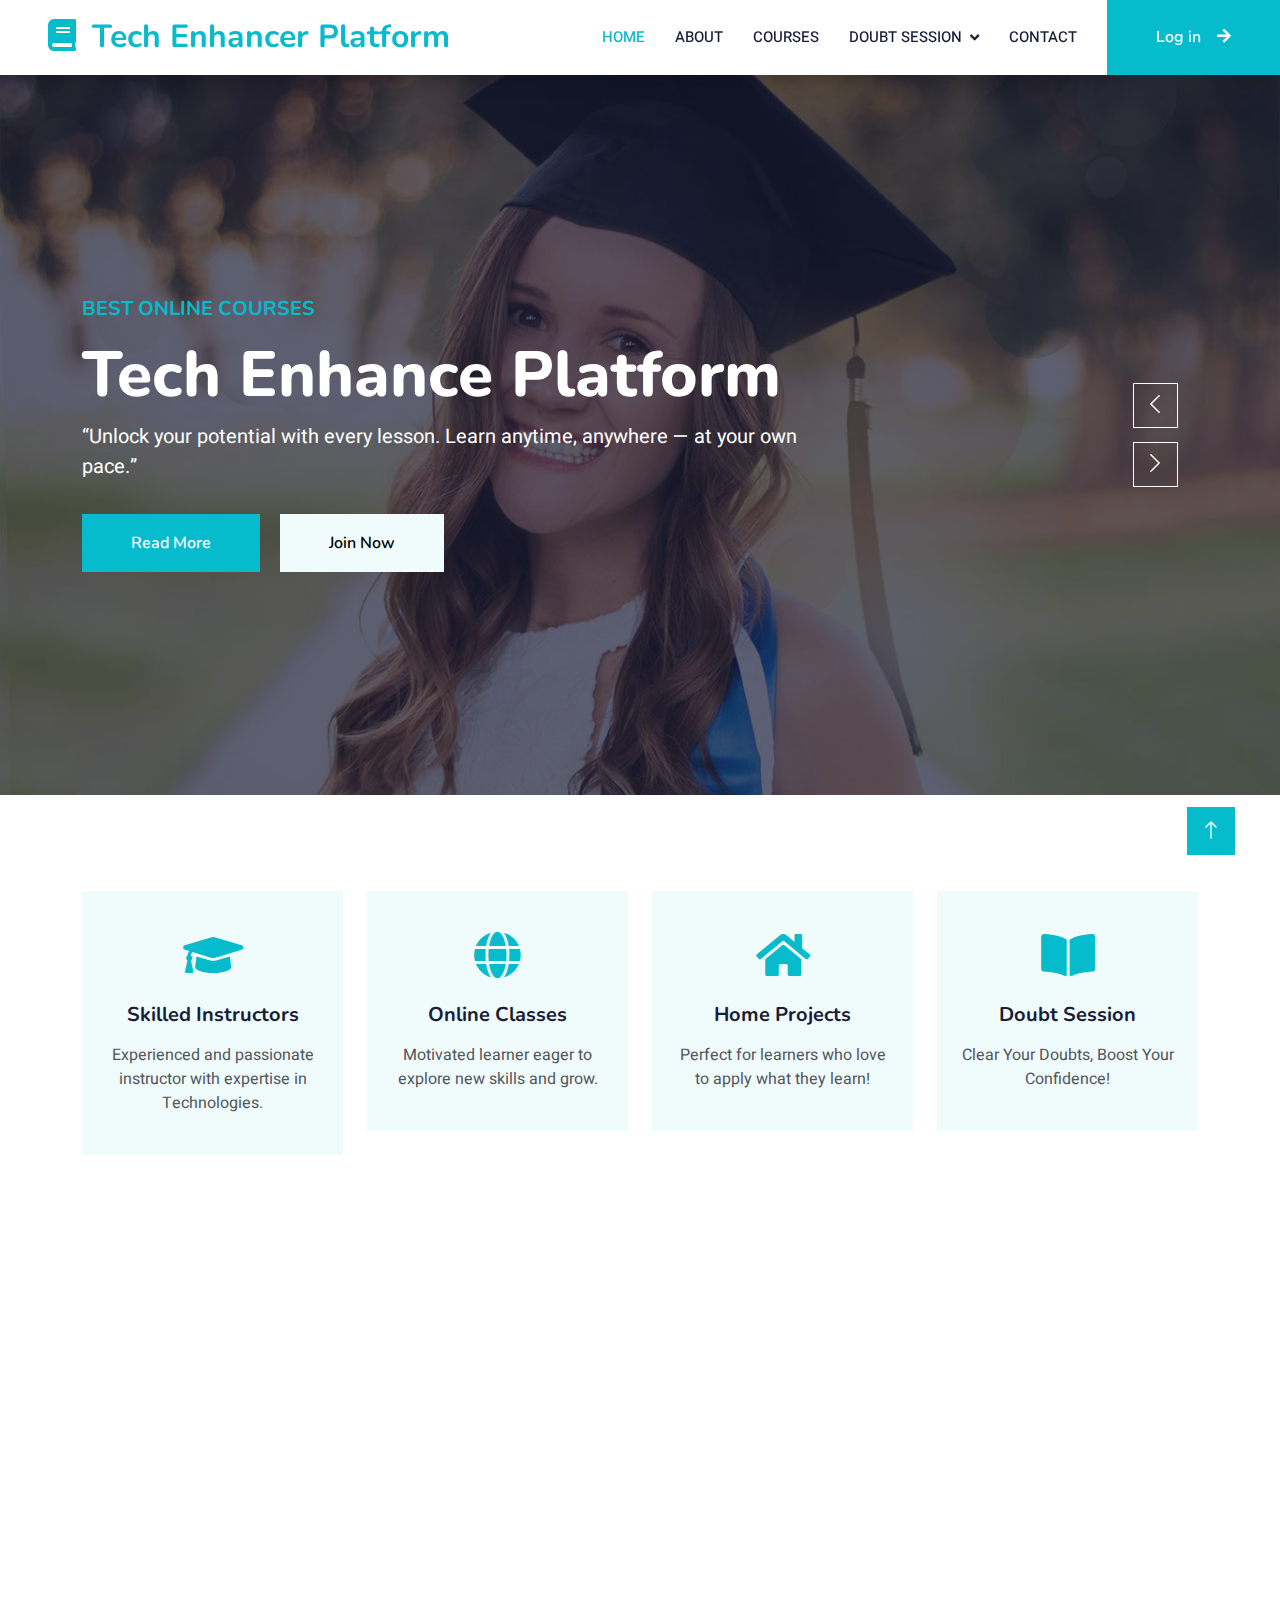
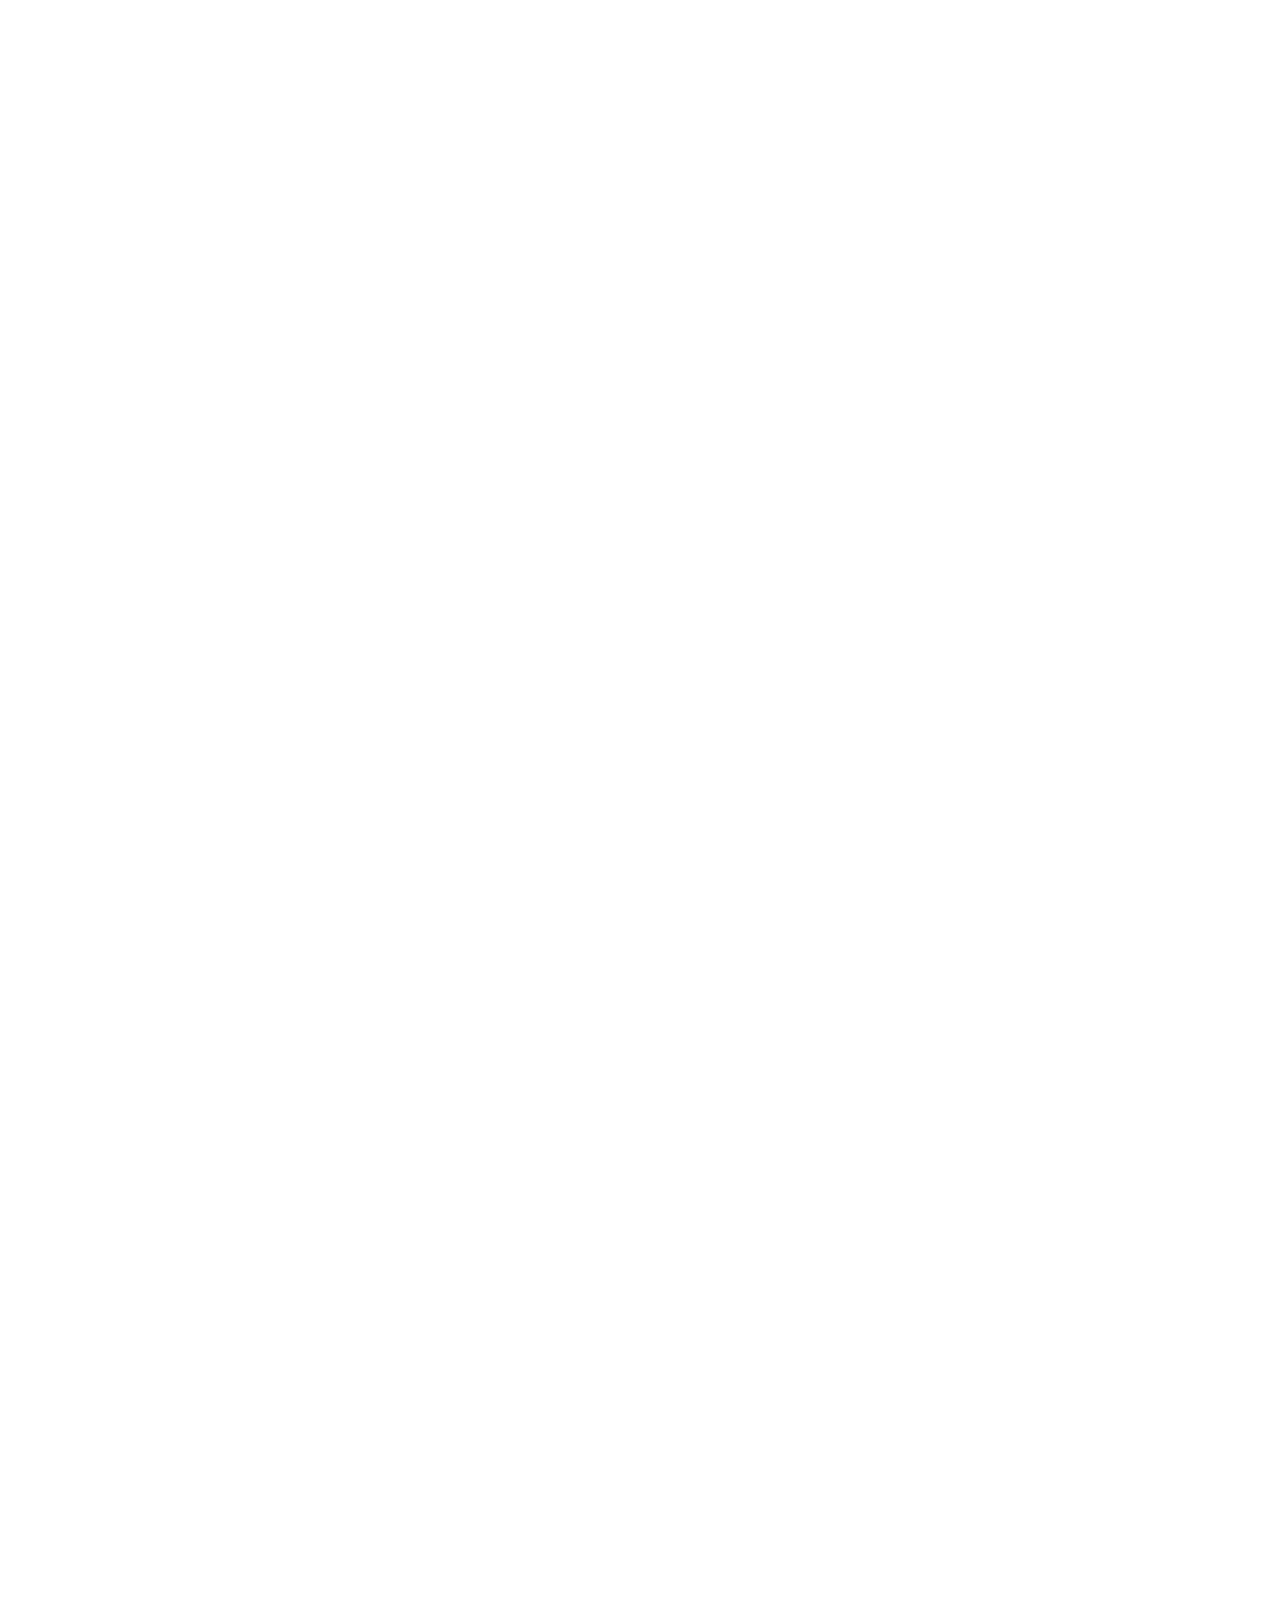
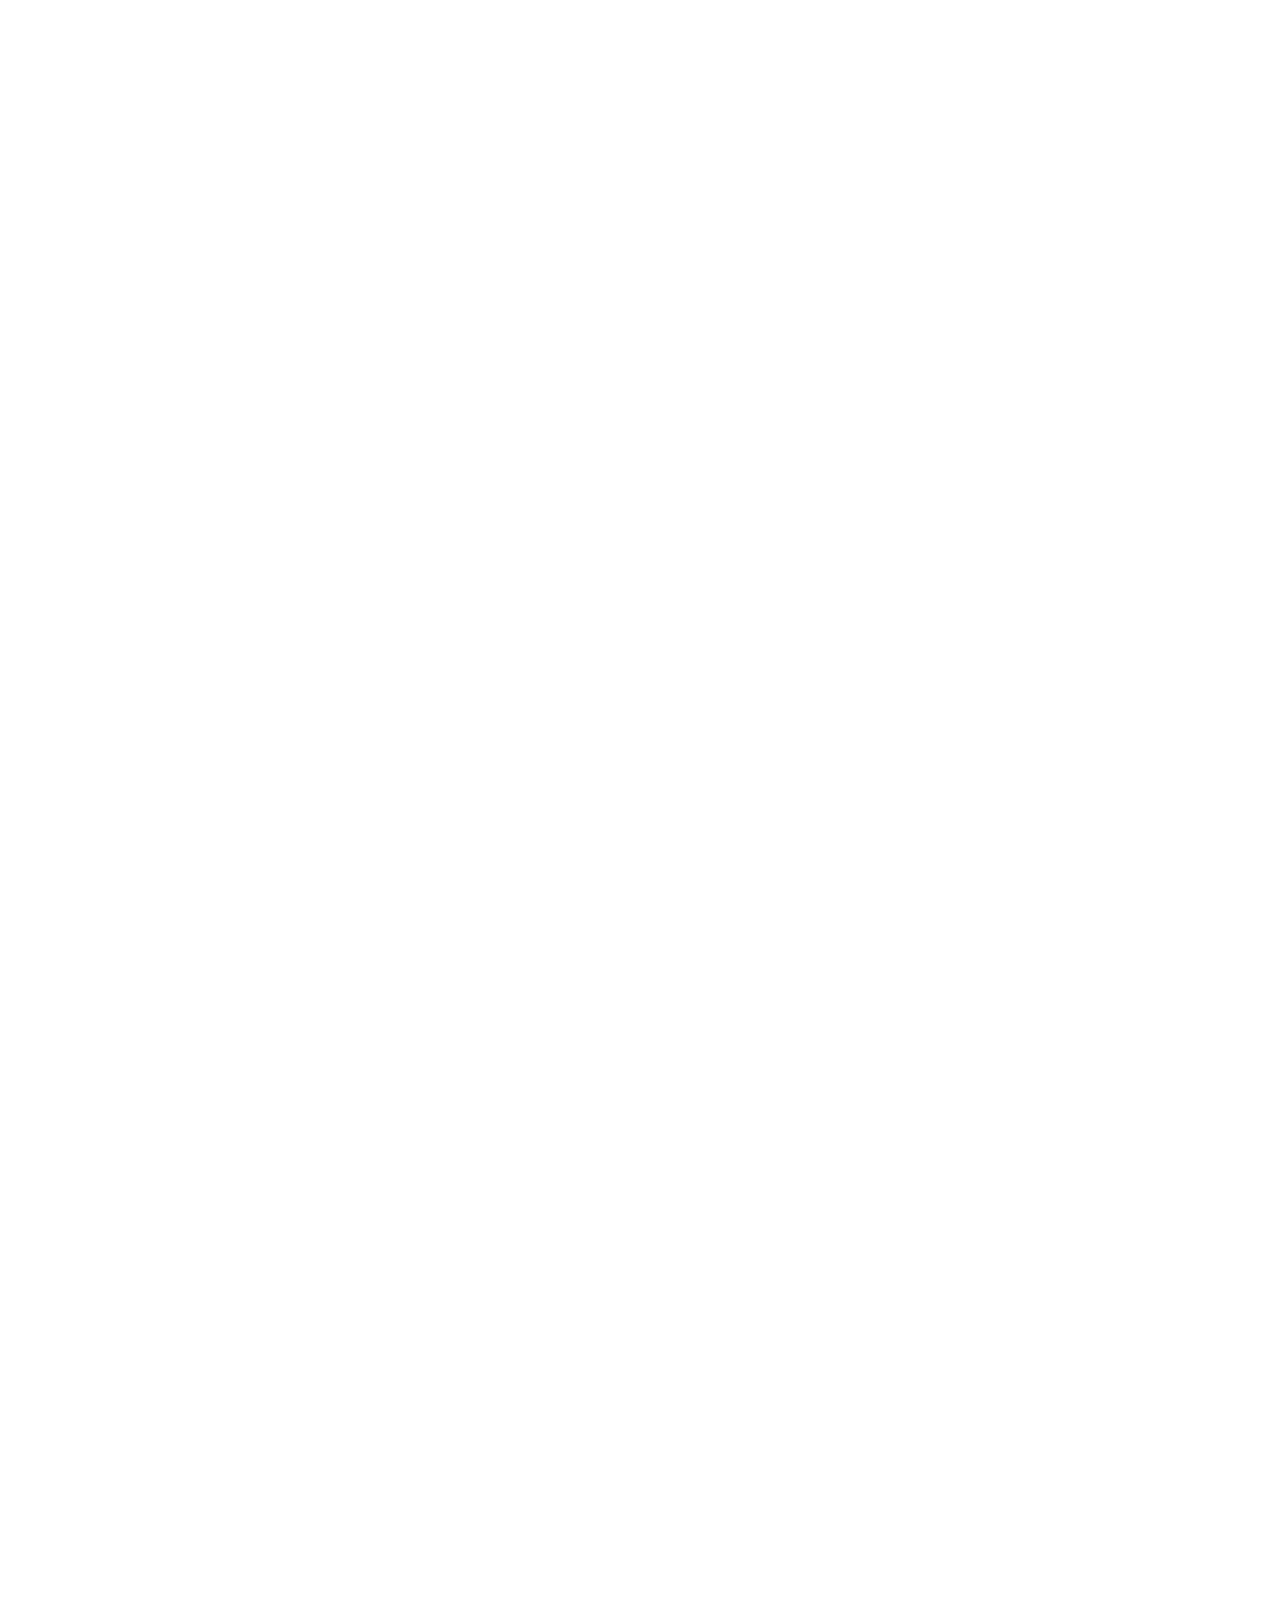
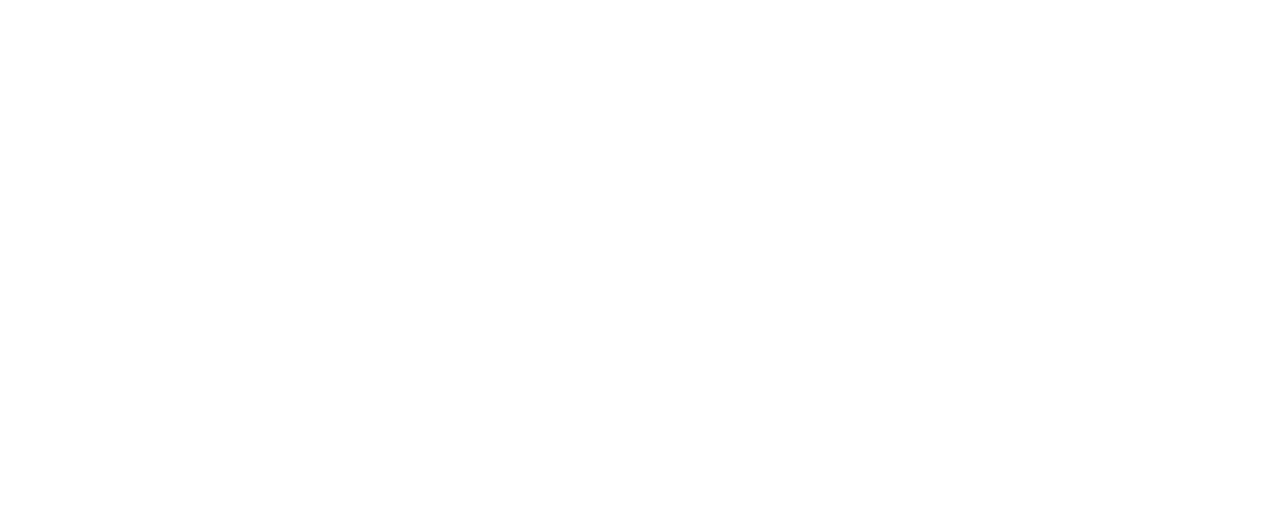
<file: index.html>
<!DOCTYPE html>
<html lang="en">

<head>
    <meta charset="utf-8">
    <title>Tech Enhancer Platform</title>
    <meta content="width=device-width, initial-scale=1.0" name="viewport">
    <meta content="" name="keywords">
    <meta content="" name="description">

    <!-- Favicon -->
    <link href="img/favicon.ico" rel="icon">

    <!-- Google Web Fonts -->
    <link rel="preconnect" href="https://fonts.googleapis.com">
    <link rel="preconnect" href="https://fonts.gstatic.com" crossorigin>
    <link href="https://fonts.googleapis.com/css2?family=Heebo:wght@400;500;600&family=Nunito:wght@600;700;800&display=swap" rel="stylesheet">

    <!-- Icon Font Stylesheet -->
    <link href="https://cdnjs.cloudflare.com/ajax/libs/font-awesome/5.10.0/css/all.min.css" rel="stylesheet">
    <link href="https://cdn.jsdelivr.net/npm/bootstrap-icons@1.4.1/font/bootstrap-icons.css" rel="stylesheet">

    <!-- Libraries Stylesheet -->
    <link href="lib/animate/animate.min.css" rel="stylesheet">
    <link href="lib/owlcarousel/assets/owl.carousel.min.css" rel="stylesheet">

    <!-- Customized Bootstrap Stylesheet -->
    <link href="css/bootstrap.min.css" rel="stylesheet">

    <!-- Template Stylesheet -->
    <link href="css/style.css" rel="stylesheet">
</head>

<body>
    <!-- Spinner Start -->
    <div id="spinner" class="show bg-white position-fixed translate-middle w-100 vh-100 top-50 start-50 d-flex align-items-center justify-content-center">
        <div class="spinner-border text-primary" style="width: 3rem; height: 3rem;" role="status">
            <span class="sr-only">Loading...</span>
        </div>
    </div>
    <!-- Spinner End -->


    <!-- Navbar Start -->
    <nav class="navbar navbar-expand-lg bg-white navbar-light shadow sticky-top p-0">
        <a href="index.html" class="navbar-brand d-flex align-items-center px-4 px-lg-5">
            <h2 class="m-0 text-primary"><i class="fa fa-book me-3"></i>Tech Enhancer Platform</h2>
        </a>
        <button type="button" class="navbar-toggler me-4" data-bs-toggle="collapse" data-bs-target="#navbarCollapse">
            <span class="navbar-toggler-icon"></span>
        </button>
        <div class="collapse navbar-collapse" id="navbarCollapse">
            <div class="navbar-nav ms-auto p-4 p-lg-0">
                <a href="index.html" class="nav-item nav-link active">Home</a>
                <a href="about.html" class="nav-item nav-link">About</a>
                <a href="courses.html" class="nav-item nav-link">Courses</a>
                <div class="nav-item dropdown">
                    <a href="#" class="nav-link dropdown-toggle" data-bs-toggle="dropdown">Doubt Session</a>
                    <div class="dropdown-menu fade-down m-0">
                        <a href="Bookedslot.html" class="dropdown-item">Booked doubt Slot</a>
                        <a href="Bookslot.html" class="dropdown-item">Book your doubt slot</a>
                        <a href="Previousses.html" class="dropdown-item">Previous session</a>
                    </div>
                </div>
                <a href="contact.html" class="nav-item nav-link">Contact</a>
            </div>
            <a href="login.html" class="btn btn-primary py-4 px-lg-5 d-none d-lg-block">Log in<i class="fa fa-arrow-right ms-3"></i></a>
        </div>
    </nav>
    <!-- Navbar End -->


    <!-- Carousel Start -->
    <div class="container-fluid p-0 mb-5">
        <div class="owl-carousel header-carousel position-relative">
            <div class="owl-carousel-item position-relative">
                <img class="img-fluid" src="img/carousel-1.jpg" alt="">
                <div class="position-absolute top-0 start-0 w-100 h-100 d-flex align-items-center" style="background: rgba(24, 29, 56, .7);">
                    <div class="container">
                        <div class="row justify-content-start">
                            <div class="col-sm-10 col-lg-8">
                                <h5 class="text-primary text-uppercase mb-3 animated slideInDown">Best Online Courses</h5>
                                <h1 class="display-3 text-white animated slideInDown">Tech Enhance Platform</h1>
                                <p class="fs-5 text-white mb-4 pb-2">“Unlock your potential with every lesson. Learn anytime, anywhere — at your own pace.”</p>
                                <a href="" class="btn btn-primary py-md-3 px-md-5 me-3 animated slideInLeft">Read More</a>
                                <a href="" class="btn btn-light py-md-3 px-md-5 animated slideInRight">Join Now</a>
                            </div>
                        </div>
                    </div>
                </div>
            </div>
            <div class="owl-carousel-item position-relative">
                <img class="img-fluid" src="img/carousel-2.jpg" alt="">
                <div class="position-absolute top-0 start-0 w-100 h-100 d-flex align-items-center" style="background: rgba(24, 29, 56, .7);">
                    <div class="container">
                        <div class="row justify-content-start">
                            <div class="col-sm-10 col-lg-8">
                                <h5 class="text-primary text-uppercase mb-3 animated slideInDown">Best Online Courses</h5>
                                <h1 class="display-3 text-white animated slideInDown">Get Educated Online From Your Home</h1>
                                <p class="fs-5 text-white mb-4 pb-2">“Learn, grow, and achieve your dreams.
                                    Your classroom is now in your pocket.”</p>
                                <a href="" class="btn btn-primary py-md-3 px-md-5 me-3 animated slideInLeft">Read More</a>
                                <a href="" class="btn btn-light py-md-3 px-md-5 animated slideInRight">Join Now</a>
                            </div>
                        </div>
                    </div>
                </div>
            </div>
        </div>
    </div>
    <!-- Carousel End -->


    <!-- Service Start -->
    <div class="container-xxl py-5">
        <div class="container">
            <div class="row g-4">
                <div class="col-lg-3 col-sm-6 wow fadeInUp" data-wow-delay="0.1s">
                    <div class="service-item text-center pt-3">
                        <div class="p-4">
                            <i class="fa fa-3x fa-graduation-cap text-primary mb-4"></i>
                            <h5 class="mb-3">Skilled Instructors</h5>
                            <p>Experienced and passionate instructor with expertise in Technologies.</p>
                        </div>
                    </div>
                </div>
                <div class="col-lg-3 col-sm-6 wow fadeInUp" data-wow-delay="0.3s">
                    <div class="service-item text-center pt-3">
                        <div class="p-4">
                            <i class="fa fa-3x fa-globe text-primary mb-4"></i>
                            <h5 class="mb-3">Online Classes</h5>
                            <p>Motivated learner eager to explore new skills and grow.</p>
                        </div>
                    </div>
                </div>
                <div class="col-lg-3 col-sm-6 wow fadeInUp" data-wow-delay="0.5s">
                    <div class="service-item text-center pt-3">
                        <div class="p-4">
                            <i class="fa fa-3x fa-home text-primary mb-4"></i>
                            <h5 class="mb-3">Home Projects</h5>
                            <p>Perfect for learners who love to apply what they learn!</p>
                        </div>
                    </div>
                </div>
                <div class="col-lg-3 col-sm-6 wow fadeInUp" data-wow-delay="0.7s">
                    <div class="service-item text-center pt-3">
                        <div class="p-4">
                            <i class="fa fa-3x fa-book-open text-primary mb-4"></i>
                            <h5 class="mb-3">Doubt Session</h5>
                            <p>Clear Your Doubts, Boost Your Confidence!
                            </p>
                        </div>
                    </div>
                </div>
            </div>
        </div>
    </div>
    <!-- Service End -->


    <!-- About Start -->
    <div class="container-xxl py-5">
        <div class="container">
            <div class="row g-5">
                <div class="col-lg-6 wow fadeInUp" data-wow-delay="0.1s" style="min-height: 400px;">
                    <div class="position-relative h-100">
                        <img class="img-fluid position-absolute w-100 h-100" src="img/about.jpg" alt="" style="object-fit: cover;">
                    </div>
                </div>
                <div class="col-lg-6 wow fadeInUp" data-wow-delay="0.3s">
                    <h6 class="section-title bg-white text-start text-primary pe-3">About Us</h6>
                    <h1 class="mb-4">Welcome to Tech Enhancer</h1>
                    <p class="mb-4">Our mission is to empower learners with high-quality courses and practical skills for real-world success.</p>
                    <p class="mb-4">At Tech Enhancer Platform, we believe education transforms lives — and we’re here to make that journey inspiring and fun</p>
                    <div class="row gy-2 gx-4 mb-4">
                        <div class="col-sm-6">
                            <p class="mb-0"><i class="fa fa-arrow-right text-primary me-2"></i>Skilled Instructors</p>
                        </div>
                        <div class="col-sm-6">
                            <p class="mb-0"><i class="fa fa-arrow-right text-primary me-2"></i>Online Classes</p>
                        </div>
                        <div class="col-sm-6">
                            <p class="mb-0"><i class="fa fa-arrow-right text-primary me-2"></i>International Certificate</p>
                        </div>
                        <div class="col-sm-6">
                            <p class="mb-0"><i class="fa fa-arrow-right text-primary me-2"></i>Skilled Instructors</p>
                        </div>
                        <div class="col-sm-6">
                            <p class="mb-0"><i class="fa fa-arrow-right text-primary me-2"></i>Online Classes</p>
                        </div>
                        <div class="col-sm-6">
                            <p class="mb-0"><i class="fa fa-arrow-right text-primary me-2"></i>International Certificate</p>
                        </div>
                    </div>
                    <a class="btn btn-primary py-3 px-5 mt-2" href="">Read More</a>
                </div>
            </div>
        </div>
    </div>
    <!-- About End -->


    <!-- Categories Start -->
    <div class="container-xxl py-5 category">
        <div class="container">
            <div class="text-center wow fadeInUp" data-wow-delay="0.1s">
                <h6 class="section-title bg-white text-center text-primary px-3">Categories</h6>
                <h1 class="mb-5">Courses Categories</h1>
            </div>
            <div class="row g-3">
                <div class="col-lg-7 col-md-6">
                    <div class="row g-3">
                        <div class="col-lg-12 col-md-12 wow zoomIn" data-wow-delay="0.1s">
                            <a class="position-relative d-block overflow-hidden" href="">
                                <img class="img-fluid" src="img/cat-1.jpg" alt="">
                                <div class="bg-white text-center position-absolute bottom-0 end-0 py-2 px-3" style="margin: 1px;">
                                    <h5 class="m-0">Web Development</h5>
                                    <small class="text-primary">40+ courses</small>
                                </div>
                            </a>
                        </div>
                        <div class="col-lg-6 col-md-12 wow zoomIn" data-wow-delay="0.3s">
                            <a class="position-relative d-block overflow-hidden" href="">
                                <img class="img-fluid" src="img/cat-2.jpg" alt="">
                                <div class="bg-white text-center position-absolute bottom-0 end-0 py-2 px-3" style="margin: 1px;">
                                    <h5 class="m-0">Mobile App Development</h5>
                                    <small class="text-primary">23+ courses</small>
                                </div>
                            </a>
                        </div>
                        <div class="col-lg-6 col-md-12 wow zoomIn" data-wow-delay="0.5s">
                            <a class="position-relative d-block overflow-hidden" href="">
                                <img class="img-fluid" src="img/cat-3.jpg" alt="">
                                <div class="bg-white text-center position-absolute bottom-0 end-0 py-2 px-3" style="margin: 1px;">
                                    <h5 class="m-0">Advanced Java</h5>
                                    <small class="text-primary">67+ course</small>
                                </div>
                            </a>
                        </div>
                    </div>
                </div>
                <div class="col-lg-5 col-md-6 wow zoomIn" data-wow-delay="0.7s" style="min-height: 350px;">
                    <a class="position-relative d-block h-100 overflow-hidden" href="">
                        <img class="img-fluid position-absolute w-100 h-100" src="img/cat-4.jpg" alt="" style="object-fit: cover;">
                        <div class="bg-white text-center position-absolute bottom-0 end-0 py-2 px-3" style="margin:  1px;">
                            <h5 class="m-0">AI/ML Full Course</h5>
                            <small class="text-primary">59+ courses</small>
                        </div>
                    </a>
                </div>
            </div>
        </div>
    </div>
    <!-- Categories Start -->


    <!-- Courses Start -->
    <div class="container-xxl py-5">
        <div class="container">
            <div class="text-center wow fadeInUp" data-wow-delay="0.1s">
                <h6 class="section-title bg-white text-center text-primary px-3">Courses</h6>
                <h1 class="mb-5">Popular Courses</h1>
            </div>
            <div class="row g-4 justify-content-center">
                <div class="col-lg-4 col-md-6 wow fadeInUp" data-wow-delay="0.1s">
                    <div class="course-item bg-light">
                        <div class="position-relative overflow-hidden">
                            <img class="img-fluid" src="img/course-1.jpg" alt="">
                            <div class="w-100 d-flex justify-content-center position-absolute bottom-0 start-0 mb-4">
                                <a href="#" class="flex-shrink-0 btn btn-sm btn-primary px-3 border-end" style="border-radius: 30px 0 0 30px;">Read More</a>
                                <a href="#" class="flex-shrink-0 btn btn-sm btn-primary px-3" style="border-radius: 0 30px 30px 0;">Join Now</a>
                            </div>
                        </div>
                        <div class="text-center p-4 pb-0">
                            <h3 class="mb-0">789/-</h3>
                            <div class="mb-3">
                                <small class="fa fa-star text-primary"></small>
                                <small class="fa fa-star text-primary"></small>
                                <small class="fa fa-star text-primary"></small>
                                <small class="fa fa-star text-primary"></small>
                                <small class="fa fa-star text-primary"></small>
                                <small>(123)</small>
                            </div>
                            <h5 class="mb-4">C/C++ for Beginners</h5>
                        </div>
                        <div class="d-flex border-top">
                            <small class="flex-fill text-center border-end py-2"><i class="fa fa-user-tie text-primary me-2"></i>Babita Sharma</small>
                            <small class="flex-fill text-center border-end py-2"><i class="fa fa-clock text-primary me-2"></i>2.49 Hrs</small>
                            <small class="flex-fill text-center py-2"><i class="fa fa-user text-primary me-2"></i>16 Students</small>
                        </div>
                    </div>
                </div>
                <div class="col-lg-4 col-md-6 wow fadeInUp" data-wow-delay="0.3s">
                    <div class="course-item bg-light">
                        <div class="position-relative overflow-hidden">
                            <img class="img-fluid" src="img/course-2.jpg" alt="">
                            <div class="w-100 d-flex justify-content-center position-absolute bottom-0 start-0 mb-4">
                                <a href="#" class="flex-shrink-0 btn btn-sm btn-primary px-3 border-end" style="border-radius: 30px 0 0 30px;">Read More</a>
                                <a href="webdevcousre.html" class="flex-shrink-0 btn btn-sm btn-primary px-3" style="border-radius: 0 30px 30px 0;">Join Now</a>
                            </div>
                        </div>
                        <div class="text-center p-4 pb-0">
                            <h3 class="mb-0">559/-</h3>
                            <div class="mb-3">
                                <small class="fa fa-star text-primary"></small>
                                <small class="fa fa-star text-primary"></small>
                                <small class="fa fa-star text-primary"></small>
                                <small class="fa fa-star text-primary"></small>
                                <small class="fa fa-star text-primary"></small>
                                <small>(123)</small>
                            </div>
                            <h5 class="mb-4">Web Development</h5>
                        </div>
                        <div class="d-flex border-top">
                            <small class="flex-fill text-center border-end py-2"><i class="fa fa-user-tie text-primary me-2"></i>Sachin Kapoor</small>
                            <small class="flex-fill text-center border-end py-2"><i class="fa fa-clock text-primary me-2"></i>1.49 Hrs</small>
                            <small class="flex-fill text-center py-2"><i class="fa fa-user text-primary me-2"></i>11 Students</small>
                        </div>
                    </div>
                </div>
                <div class="col-lg-4 col-md-6 wow fadeInUp" data-wow-delay="0.5s">
                    <div class="course-item bg-light">
                        <div class="position-relative overflow-hidden">
                            <img class="img-fluid" src="img/course-3.jpg" alt="">
                            <div class="w-100 d-flex justify-content-center position-absolute bottom-0 start-0 mb-4">
                                <a href="#" class="flex-shrink-0 btn btn-sm btn-primary px-3 border-end" style="border-radius: 30px 0 0 30px;">Read More</a>
                                <a href="webdevcousre.html" class="flex-shrink-0 btn btn-sm btn-primary px-3" style="border-radius: 0 30px 30px 0;">Join Now</a>
                            </div>
                        </div>
                        <div class="text-center p-4 pb-0">
                            <h3 class="mb-0">699/-</h3>
                            <div class="mb-3">
                                <small class="fa fa-star text-primary"></small>
                                <small class="fa fa-star text-primary"></small>
                                <small class="fa fa-star text-primary"></small>
                                <small class="fa fa-star text-primary"></small>
                                <small class="fa fa-star text-primary"></small>
                                <small>(123)</small>
                            </div>
                            <h5 class="mb-4">Machine Learning</h5>
                        </div>
                        <div class="d-flex border-top">
                            <small class="flex-fill text-center border-end py-2"><i class="fa fa-user-tie text-primary me-2"></i>Sachin Kapoor</small>
                            <small class="flex-fill text-center border-end py-2"><i class="fa fa-clock text-primary me-2"></i>1.49 Hrs</small>
                            <small class="flex-fill text-center py-2"><i class="fa fa-user text-primary me-2"></i>30 Students</small>
                        </div>
                    </div>
                </div>
            </div>
        </div>
    </div>
    <!-- Courses End -->


    <!-- Team Start -->
    <div class="container-xxl py-5">
        <div class="container">
            <div class="text-center wow fadeInUp" data-wow-delay="0.1s">
                <h6 class="section-title bg-white text-center text-primary px-3">Instructors</h6>
                <h1 class="mb-5">Expert Instructors</h1>
            </div>
            <div class="row g-4">
                <div class="col-lg-3 col-md-6 wow fadeInUp" data-wow-delay="0.1s">
                    <div class="team-item bg-light">
                        <div class="overflow-hidden">
                            <img class="img-fluid" src="img/team-1.jpg" alt="">
                        </div>
                        <div class="position-relative d-flex justify-content-center" style="margin-top: -23px;">
                            <div class="bg-light d-flex justify-content-center pt-2 px-1">
                                <a class="btn btn-sm-square btn-primary mx-1" href=""><i class="fab fa-facebook-f"></i></a>
                                <a class="btn btn-sm-square btn-primary mx-1" href=""><i class="fab fa-twitter"></i></a>
                                <a class="btn btn-sm-square btn-primary mx-1" href=""><i class="fab fa-instagram"></i></a>
                            </div>
                        </div>
                        <div class="text-center p-4">
                            <h5 class="mb-0">Amit Shah</h5>
                            <small>11+ years Experienced in Java</small>
                        </div>
                    </div>
                </div>
                <div class="col-lg-3 col-md-6 wow fadeInUp" data-wow-delay="0.3s">
                    <div class="team-item bg-light">
                        <div class="overflow-hidden">
                            <img class="img-fluid" src="img/team-2.jpg" alt="">
                        </div>
                        <div class="position-relative d-flex justify-content-center" style="margin-top: -23px;">
                            <div class="bg-light d-flex justify-content-center pt-2 px-1">
                                <a class="btn btn-sm-square btn-primary mx-1" href=""><i class="fab fa-facebook-f"></i></a>
                                <a class="btn btn-sm-square btn-primary mx-1" href=""><i class="fab fa-twitter"></i></a>
                                <a class="btn btn-sm-square btn-primary mx-1" href=""><i class="fab fa-instagram"></i></a>
                            </div>
                        </div>
                        <div class="text-center p-4">
                            <h5 class="mb-0">Prachi Sharma</h5>
                            <small>8+ years Experienced in Web Development</small>
                        </div>
                    </div>
                </div>
                <div class="col-lg-3 col-md-6 wow fadeInUp" data-wow-delay="0.5s">
                    <div class="team-item bg-light">
                        <div class="overflow-hidden">
                            <img class="img-fluid" src="img/team-3.jpg" alt="">
                        </div>
                        <div class="position-relative d-flex justify-content-center" style="margin-top: -23px;">
                            <div class="bg-light d-flex justify-content-center pt-2 px-1">
                                <a class="btn btn-sm-square btn-primary mx-1" href=""><i class="fab fa-facebook-f"></i></a>
                                <a class="btn btn-sm-square btn-primary mx-1" href=""><i class="fab fa-twitter"></i></a>
                                <a class="btn btn-sm-square btn-primary mx-1" href=""><i class="fab fa-instagram"></i></a>
                            </div>
                        </div>
                        <div class="text-center p-4">
                            <h5 class="mb-0">Ranjeet Saini</h5>
                            <small>7+ years Experienced in UI/UX Design</small>
                        </div>
                    </div>
                </div>
                <div class="col-lg-3 col-md-6 wow fadeInUp" data-wow-delay="0.7s">
                    <div class="team-item bg-light">
                        <div class="overflow-hidden">
                            <img class="img-fluid" src="img/team-4.jpg" alt="">
                        </div>
                        <div class="position-relative d-flex justify-content-center" style="margin-top: -23px;">
                            <div class="bg-light d-flex justify-content-center pt-2 px-1">
                                <a class="btn btn-sm-square btn-primary mx-1" href=""><i class="fab fa-facebook-f"></i></a>
                                <a class="btn btn-sm-square btn-primary mx-1" href=""><i class="fab fa-twitter"></i></a>
                                <a class="btn btn-sm-square btn-primary mx-1" href=""><i class="fab fa-instagram"></i></a>
                            </div>
                        </div>
                        <div class="text-center p-4">
                            <h5 class="mb-0">Amarita Varma</h5>
                            <small>9+ years Experienced in Android App Development</small>
                        </div>
                    </div>
                </div>
            </div>
        </div>
    </div>
    <!-- Team End -->


    <!-- Testimonial Start -->
    <div class="container-xxl py-5 wow fadeInUp" data-wow-delay="0.1s">
        <div class="container">
            <div class="text-center">
                <h6 class="section-title bg-white text-center text-primary px-3">Testimonial</h6>
                <h1 class="mb-5">Our Students Say!</h1>
            </div>
            <div class="owl-carousel testimonial-carousel position-relative">
                <div class="testimonial-item text-center">
                    <img class="border rounded-circle p-2 mx-auto mb-3" src="img/testimonial-1.jpg" style="width: 80px; height: 80px;">
                    <h5 class="mb-0">Shruti Singh</h5>
                    <p>Profession</p>
                    <div class="testimonial-text bg-light text-center p-4">
                    <p class="mb-0">This app made learning so easy and fun — I’m finally confident in my skills!</p>
                    </div>
                </div>
                <div class="testimonial-item text-center">
                    <img class="border rounded-circle p-2 mx-auto mb-3" src="img/testimonial-2.jpg" style="width: 80px; height: 80px;">
                    <h5 class="mb-0">Rahul Parihar</h5>
                    <p>Profession</p>
                    <div class="testimonial-text bg-light text-center p-4">
                    <p class="mb-0">I’ve gained so much knowledge and confidence thanks to this app. Highly recommended!</p>
                    </div>
                </div>
                <div class="testimonial-item text-center">
                    <img class="border rounded-circle p-2 mx-auto mb-3" src="img/testimonial-3.jpg" style="width: 80px; height: 80px;">
                    <h5 class="mb-0">Swapnil Roy</h5>
                    <p>Profession</p>
                    <div class="testimonial-text bg-light text-center p-4">
                    <p class="mb-0">Great platform with amazing teachers and a supportive learning community</p>
                    </div>
                </div>
                <div class="testimonial-item text-center">
                    <img class="border rounded-circle p-2 mx-auto mb-3" src="img/testimonial-4.jpg" style="width: 80px; height: 80px;">
                    <h5 class="mb-0">Harshita Arya</h5>
                    <p>Profession</p>
                    <div class="testimonial-text bg-light text-center p-4">
                    <p class="mb-0">A fantastic learning experience — the courses are well-structured and practical.</p>
                    </div>
                </div>
            </div>
        </div>
    </div>
    <!-- Testimonial End -->
        

   <!-- Contact Start -->
   <div class="container-xxl py-5">
    <div class="container">
        <div class="text-center wow fadeInUp" data-wow-delay="0.1s">
            <h6 class="section-title bg-white text-center text-primary px-3">Contact Us</h6>
            <h1 class="mb-5">Contact For Any Query</h1>
        </div>
        <div class="row g-4">
            <div class="col-lg-4 col-md-6 wow fadeInUp" data-wow-delay="0.1s">
                <h5>Get In Touch</h5>
                <p class="mb-4">Thank you for exploring our project! We’re always excited to connect with passionate learners, developers, and collaborators. If you have any questions, feedback, or would like to discuss opportunities for collaboration, please don’t hesitate to reach out.</p>
                <div class="d-flex align-items-center mb-3">
                    <div class="d-flex align-items-center justify-content-center flex-shrink-0 bg-primary" style="width: 50px; height: 50px;">
                        <i class="fa fa-map-marker-alt text-white"></i>
                    </div>
                    <div class="ms-3">
                        <h5 class="text-primary">Live working</h5>
                        <p class="mb-0">123 Street, Nehru nagar, Bhopal</p>
                    </div>
                </div>
                <div class="d-flex align-items-center mb-3">
                    <div class="d-flex align-items-center justify-content-center flex-shrink-0 bg-primary" style="width: 50px; height: 50px;">
                        <i class="fa fa-phone-alt text-white"></i>
                    </div>
                    <div class="ms-3">
                        <h5 class="text-primary">Mobile</h5>
                        <p class="mb-0">+91 6262530770</p>
                    </div>
                </div>
                <div class="d-flex align-items-center">
                    <div class="d-flex align-items-center justify-content-center flex-shrink-0 bg-primary" style="width: 50px; height: 50px;">
                        <i class="fa fa-envelope-open text-white"></i>
                    </div>
                    <div class="ms-3">
                        <h5 class="text-primary">Email</h5>
                        <p class="mb-0">suhaniwadukle@gmail.com</p>
                    </div>
                </div>
            </div>
        
            <div class="col-lg-4 col-md-12 wow fadeInUp" data-wow-delay="0.5s">
                <form>
                    <div class="row g-3">
                        <div class="col-md-6">
                            <div class="form-floating">
                                <input type="text" class="form-control" id="name" placeholder="Your Name">
                                <label for="name">Your Name</label>
                            </div>
                        </div>
                        <div class="col-md-6">
                            <div class="form-floating">
                                <input type="email" class="form-control" id="email" placeholder="Your Email">
                                <label for="email">Your Email</label>
                            </div>
                        </div>
                        <div class="col-12">
                            <div class="form-floating">
                                <input type="text" class="form-control" id="subject" placeholder="Subject">
                                <label for="subject">Subject</label>
                            </div>
                        </div>
                        <div class="col-12">
                            <div class="form-floating">
                                <textarea class="form-control" placeholder="Leave a message here" id="message" style="height: 150px"></textarea>
                                <label for="message">Message</label>
                            </div>
                        </div>
                        <div class="col-12">
                            <button class="btn btn-primary w-100 py-3" type="submit">Send Message</button>
                        </div>
                    </div>
                </form>
            </div>
        </div>
    </div>
</div>
<!-- Contact End -->


<!-- Footer Start -->
<div class="container-fluid bg-dark text-light footer pt-5 mt-5 wow fadeIn" data-wow-delay="0.1s">
    <div class="container py-5">
        <div class="row g-5">
            <div class="col-lg-3 col-md-6">
                <h4 class="text-white mb-3">Quick Link</h4>
                <a class="btn btn-link" href="">About Us</a>
                <a class="btn btn-link" href="">Contact Us</a>
                <a class="btn btn-link" href="">Privacy Policy</a>
                <a class="btn btn-link" href="">Terms & Condition</a>
                <a class="btn btn-link" href="">FAQs & Help</a>
            </div>
            <div class="col-lg-3 col-md-6">
                <h4 class="text-white mb-3">Contact</h4>
                <p class="mb-2"><i class="fa fa-map-marker-alt me-3"></i>123 Street,Nehru nagar, Bhopal</p>
                <p class="mb-2"><i class="fa fa-phone-alt me-3"></i>+91 6262530770</p>
                <p class="mb-2"><i class="fa fa-envelope me-3"></i>suhaniwadukle@gmail.com</p>
                <div class="d-flex pt-2">
                    <a class="btn btn-outline-light btn-social" href=""><i class="fab fa-twitter"></i></a>
                    <a class="btn btn-outline-light btn-social" href=""><i class="fab fa-facebook-f"></i></a>
                    <a class="btn btn-outline-light btn-social" href=""><i class="fab fa-youtube"></i></a>
                    <a class="btn btn-outline-light btn-social" href=""><i class="fab fa-linkedin-in"></i></a>
                </div>
            </div>
            <div class="col-lg-3 col-md-6">
                <h4 class="text-white mb-3">Gallery</h4>
                <div class="row g-2 pt-2">
                    <div class="col-4">
                        <img class="img-fluid bg-light p-1" src="img/course-1.jpg" alt="">
                    </div>
                    <div class="col-4">
                        <img class="img-fluid bg-light p-1" src="img/course-2.jpg" alt="">
                    </div>
                    <div class="col-4">
                        <img class="img-fluid bg-light p-1" src="img/course-3.jpg" alt="">
                    </div>
                    <div class="col-4">
                        <img class="img-fluid bg-light p-1" src="img/course-2.jpg" alt="">
                    </div>
                    <div class="col-4">
                        <img class="img-fluid bg-light p-1" src="img/course-3.jpg" alt="">
                    </div>
                    <div class="col-4">
                        <img class="img-fluid bg-light p-1" src="img/course-1.jpg" alt="">
                    </div>
                </div>
            </div>
            <div class="col-lg-3 col-md-6">
                <h4 class="text-white mb-3">Newsletter</h4>
                <p>For more quries and pending payments quries.</p>
                <div class="position-relative mx-auto" style="max-width: 400px;">
                    <input class="form-control border-0 w-100 py-3 ps-4 pe-5" type="text" placeholder="Your email">
                    <button type="button" class="btn btn-primary py-2 position-absolute top-0 end-0 mt-2 me-2">SignUp</button>
                </div>
            </div>
        </div>
    </div>
    <div class="container">
        <div class="copyright">
            <div class="row">
                <div class="col-md-6 text-center text-md-start mb-3 mb-md-0">
                    &copy; <a class="border-bottom" href="#">Tech Enhancer</a>, All Right Reserved.

                    <!--/*** This template is free as long as you keep the footer author’s credit link/attribution link/backlink. If you'd like to use the template without the footer author’s credit link/attribution link/backlink, you can purchase the Credit Removal License from "https://htmlcodex.com/credit-removal". Thank you for your support. ***/-->
                   
                </div>
                <div class="col-md-6 text-center text-md-end">
                    <div class="footer-menu">
                        <a href="">Home</a>
                        <a href="">Cookies</a>
                        <a href="">Help</a>
                        <a href="">FQAs</a>
                    </div>
                </div>
            </div>
        </div>
    </div>
</div>
<!-- Footer End -->


<!-- Back to Top -->
<a href="#" class="btn btn-lg btn-primary btn-lg-square back-to-top"><i class="bi bi-arrow-up"></i></a>



    <!-- JavaScript Libraries -->
    <script src="https://code.jquery.com/jquery-3.4.1.min.js"></script>
    <script src="https://cdn.jsdelivr.net/npm/bootstrap@5.0.0/dist/js/bootstrap.bundle.min.js"></script>
    <script src="lib/wow/wow.min.js"></script>
    <script src="lib/easing/easing.min.js"></script>
    <script src="lib/waypoints/waypoints.min.js"></script>
    <script src="lib/owlcarousel/owl.carousel.min.js"></script>

    <!-- Template Javascript -->
    <script src="js/main.js"></script>
</body>

</html>
</file>
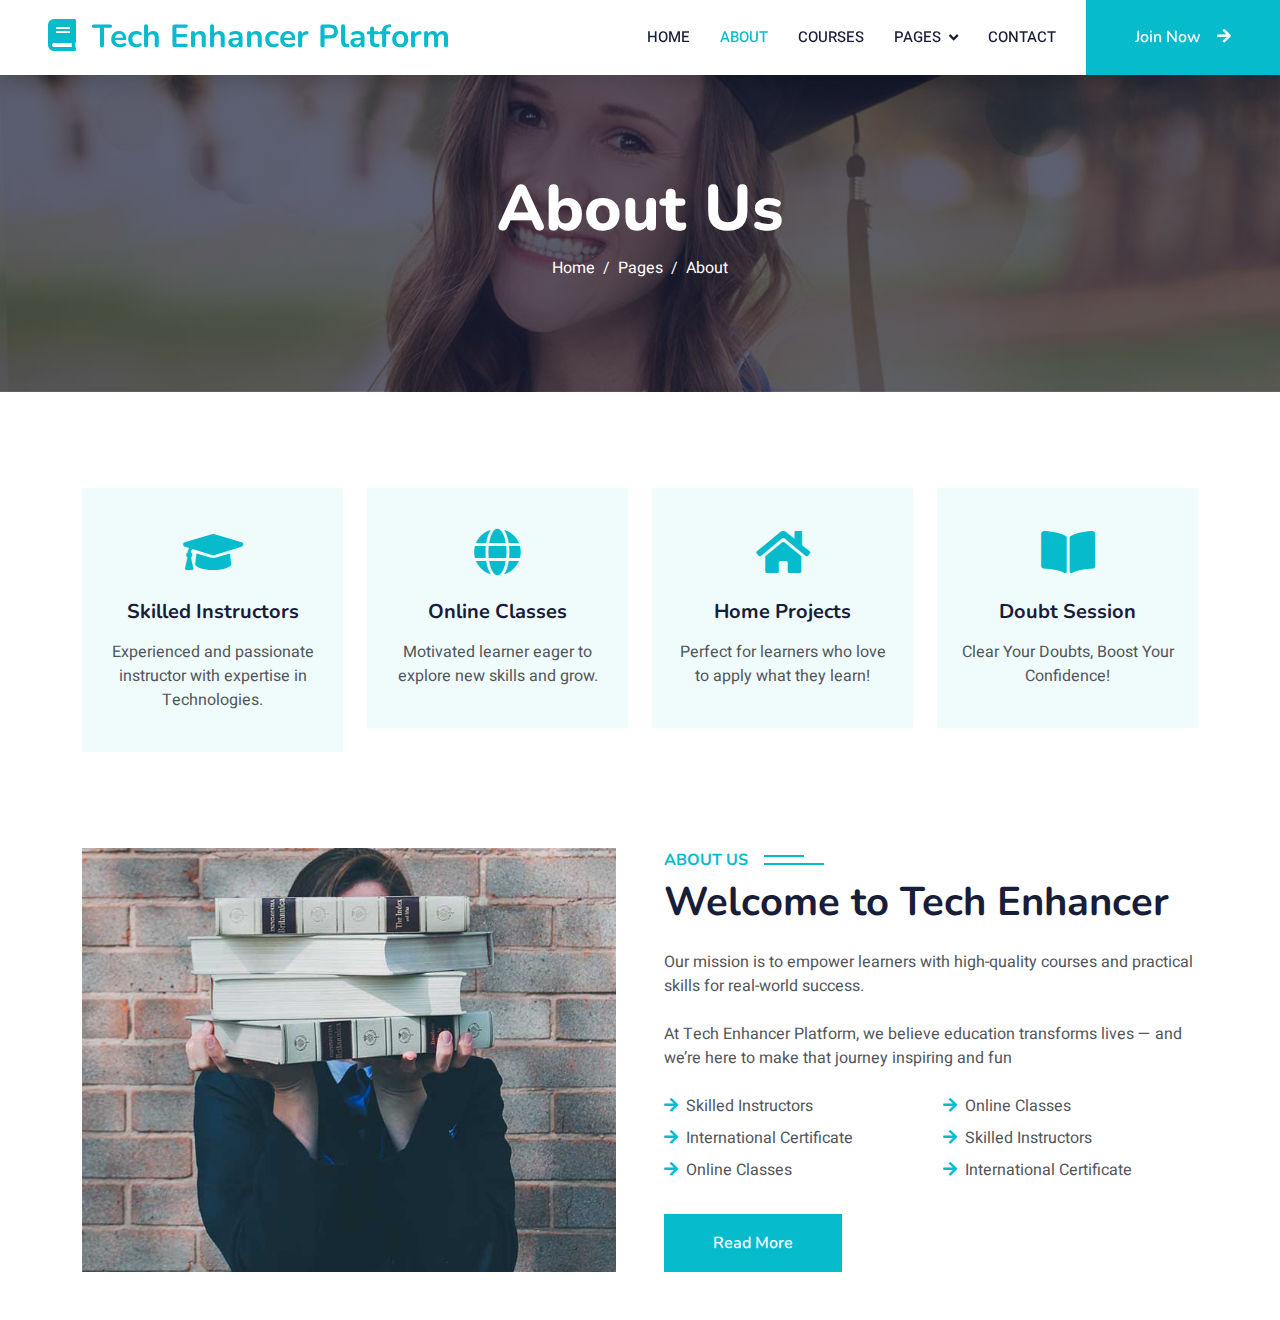
<file: about.html>
<!DOCTYPE html>
<html lang="en">

<head>
    <meta charset="utf-8">
    <title>Tech Enhancer Platform</title>
    <meta content="width=device-width, initial-scale=1.0" name="viewport">
    <meta content="" name="keywords">
    <meta content="" name="description">

    <!-- Favicon -->
    <link href="img/favicon.ico" rel="icon">

    <!-- Google Web Fonts -->
    <link rel="preconnect" href="https://fonts.googleapis.com">
    <link rel="preconnect" href="https://fonts.gstatic.com" crossorigin>
    <link href="https://fonts.googleapis.com/css2?family=Heebo:wght@400;500;600&family=Nunito:wght@600;700;800&display=swap" rel="stylesheet">

    <!-- Icon Font Stylesheet -->
    <link href="https://cdnjs.cloudflare.com/ajax/libs/font-awesome/5.10.0/css/all.min.css" rel="stylesheet">
    <link href="https://cdn.jsdelivr.net/npm/bootstrap-icons@1.4.1/font/bootstrap-icons.css" rel="stylesheet">

    <!-- Libraries Stylesheet -->
    <link href="lib/animate/animate.min.css" rel="stylesheet">
    <link href="lib/owlcarousel/assets/owl.carousel.min.css" rel="stylesheet">

    <!-- Customized Bootstrap Stylesheet -->
    <link href="css/bootstrap.min.css" rel="stylesheet">

    <!-- Template Stylesheet -->
    <link href="css/style.css" rel="stylesheet">
</head>

<body>
    <!-- Spinner Start -->
    <div id="spinner" class="show bg-white position-fixed translate-middle w-100 vh-100 top-50 start-50 d-flex align-items-center justify-content-center">
        <div class="spinner-border text-primary" style="width: 3rem; height: 3rem;" role="status">
            <span class="sr-only">Loading...</span>
        </div>
    </div>
    <!-- Spinner End -->


    <!-- Navbar Start -->
    <nav class="navbar navbar-expand-lg bg-white navbar-light shadow sticky-top p-0">
        <a href="index.html" class="navbar-brand d-flex align-items-center px-4 px-lg-5">
            <h2 class="m-0 text-primary"><i class="fa fa-book me-3"></i>Tech Enhancer Platform</h2>
        </a>
        <button type="button" class="navbar-toggler me-4" data-bs-toggle="collapse" data-bs-target="#navbarCollapse">
            <span class="navbar-toggler-icon"></span>
        </button>
        <div class="collapse navbar-collapse" id="navbarCollapse">
            <div class="navbar-nav ms-auto p-4 p-lg-0">
                <a href="index.html" class="nav-item nav-link">Home</a>
                <a href="about.html" class="nav-item nav-link active">About</a>
                <a href="courses.html" class="nav-item nav-link">Courses</a>
                <div class="nav-item dropdown">
                    <a href="#" class="nav-link dropdown-toggle" data-bs-toggle="dropdown">Pages</a>
                    <div class="dropdown-menu fade-down m-0">
                        <a href="team.html" class="dropdown-item">Our Team</a>
                        <a href="testimonial.html" class="dropdown-item">Testimonial</a>
                        <a href="404.html" class="dropdown-item">404 Page</a>
                    </div>
                </div>
                <a href="contact.html" class="nav-item nav-link">Contact</a>
            </div>
            <a href="" class="btn btn-primary py-4 px-lg-5 d-none d-lg-block">Join Now<i class="fa fa-arrow-right ms-3"></i></a>
        </div>
    </nav>
    <!-- Navbar End -->


    <!-- Header Start -->
    <div class="container-fluid bg-primary py-5 mb-5 page-header">
        <div class="container py-5">
            <div class="row justify-content-center">
                <div class="col-lg-10 text-center">
                    <h1 class="display-3 text-white animated slideInDown">About Us</h1>
                    <nav aria-label="breadcrumb">
                        <ol class="breadcrumb justify-content-center">
                            <li class="breadcrumb-item"><a class="text-white" href="#">Home</a></li>
                            <li class="breadcrumb-item"><a class="text-white" href="#">Pages</a></li>
                            <li class="breadcrumb-item text-white active" aria-current="page">About</li>
                        </ol>
                    </nav>
                </div>
            </div>
        </div>
    </div>
    <!-- Header End -->
    <!-- Service Start -->
    <div class="container-xxl py-5">
        <div class="container">
            <div class="row g-4">
                <div class="col-lg-3 col-sm-6 wow fadeInUp" data-wow-delay="0.1s">
                    <div class="service-item text-center pt-3">
                        <div class="p-4">
                            <i class="fa fa-3x fa-graduation-cap text-primary mb-4"></i>
                            <h5 class="mb-3">Skilled Instructors</h5>
                            <p>Experienced and passionate instructor with expertise in Technologies.</p>
                        </div>
                    </div>
                </div>
                <div class="col-lg-3 col-sm-6 wow fadeInUp" data-wow-delay="0.3s">
                    <div class="service-item text-center pt-3">
                        <div class="p-4">
                            <i class="fa fa-3x fa-globe text-primary mb-4"></i>
                            <h5 class="mb-3">Online Classes</h5>
                            <p>Motivated learner eager to explore new skills and grow.</p>
                        </div>
                    </div>
                </div>
                <div class="col-lg-3 col-sm-6 wow fadeInUp" data-wow-delay="0.5s">
                    <div class="service-item text-center pt-3">
                        <div class="p-4">
                            <i class="fa fa-3x fa-home text-primary mb-4"></i>
                            <h5 class="mb-3">Home Projects</h5>
                            <p>Perfect for learners who love to apply what they learn!</p>
                        </div>
                    </div>
                </div>
                <div class="col-lg-3 col-sm-6 wow fadeInUp" data-wow-delay="0.7s">
                    <div class="service-item text-center pt-3">
                        <div class="p-4">
                            <i class="fa fa-3x fa-book-open text-primary mb-4"></i>
                            <h5 class="mb-3">Doubt Session</h5>
                            <p>Clear Your Doubts, Boost Your Confidence!
                            </p>
                        </div>
                    </div>
                </div>
            </div>
        </div>
    </div>
    <!-- Service End -->


    <!-- About Start -->
    <div class="container-xxl py-5">
        <div class="container">
            <div class="row g-5">
                <div class="col-lg-6 wow fadeInUp" data-wow-delay="0.1s" style="min-height: 400px;">
                    <div class="position-relative h-100">
                        <img class="img-fluid position-absolute w-100 h-100" src="img/about.jpg" alt="" style="object-fit: cover;">
                    </div>
                </div>
                <div class="col-lg-6 wow fadeInUp" data-wow-delay="0.3s">
                    <h6 class="section-title bg-white text-start text-primary pe-3">About Us</h6>
                    <h1 class="mb-4">Welcome to Tech Enhancer</h1>
                    <p class="mb-4">Our mission is to empower learners with high-quality courses and practical skills for real-world success.</p>
                    <p class="mb-4">At Tech Enhancer Platform, we believe education transforms lives — and we’re here to make that journey inspiring and fun</p>
                    <div class="row gy-2 gx-4 mb-4">
                        <div class="col-sm-6">
                            <p class="mb-0"><i class="fa fa-arrow-right text-primary me-2"></i>Skilled Instructors</p>
                        </div>
                        <div class="col-sm-6">
                            <p class="mb-0"><i class="fa fa-arrow-right text-primary me-2"></i>Online Classes</p>
                        </div>
                        <div class="col-sm-6">
                            <p class="mb-0"><i class="fa fa-arrow-right text-primary me-2"></i>International Certificate</p>
                        </div>
                        <div class="col-sm-6">
                            <p class="mb-0"><i class="fa fa-arrow-right text-primary me-2"></i>Skilled Instructors</p>
                        </div>
                        <div class="col-sm-6">
                            <p class="mb-0"><i class="fa fa-arrow-right text-primary me-2"></i>Online Classes</p>
                        </div>
                        <div class="col-sm-6">
                            <p class="mb-0"><i class="fa fa-arrow-right text-primary me-2"></i>International Certificate</p>
                        </div>
                    </div>
                    <a class="btn btn-primary py-3 px-5 mt-2" href="">Read More</a>
                </div>
            </div>
        </div>
    </div>
   

    <!-- JavaScript Libraries -->
    <script src="https://code.jquery.com/jquery-3.4.1.min.js"></script>
    <script src="https://cdn.jsdelivr.net/npm/bootstrap@5.0.0/dist/js/bootstrap.bundle.min.js"></script>
    <script src="lib/wow/wow.min.js"></script>
    <script src="lib/easing/easing.min.js"></script>
    <script src="lib/waypoints/waypoints.min.js"></script>
    <script src="lib/owlcarousel/owl.carousel.min.js"></script>

    <!-- Template Javascript -->
    <script src="js/main.js"></script>
</body>

</html>
</file>
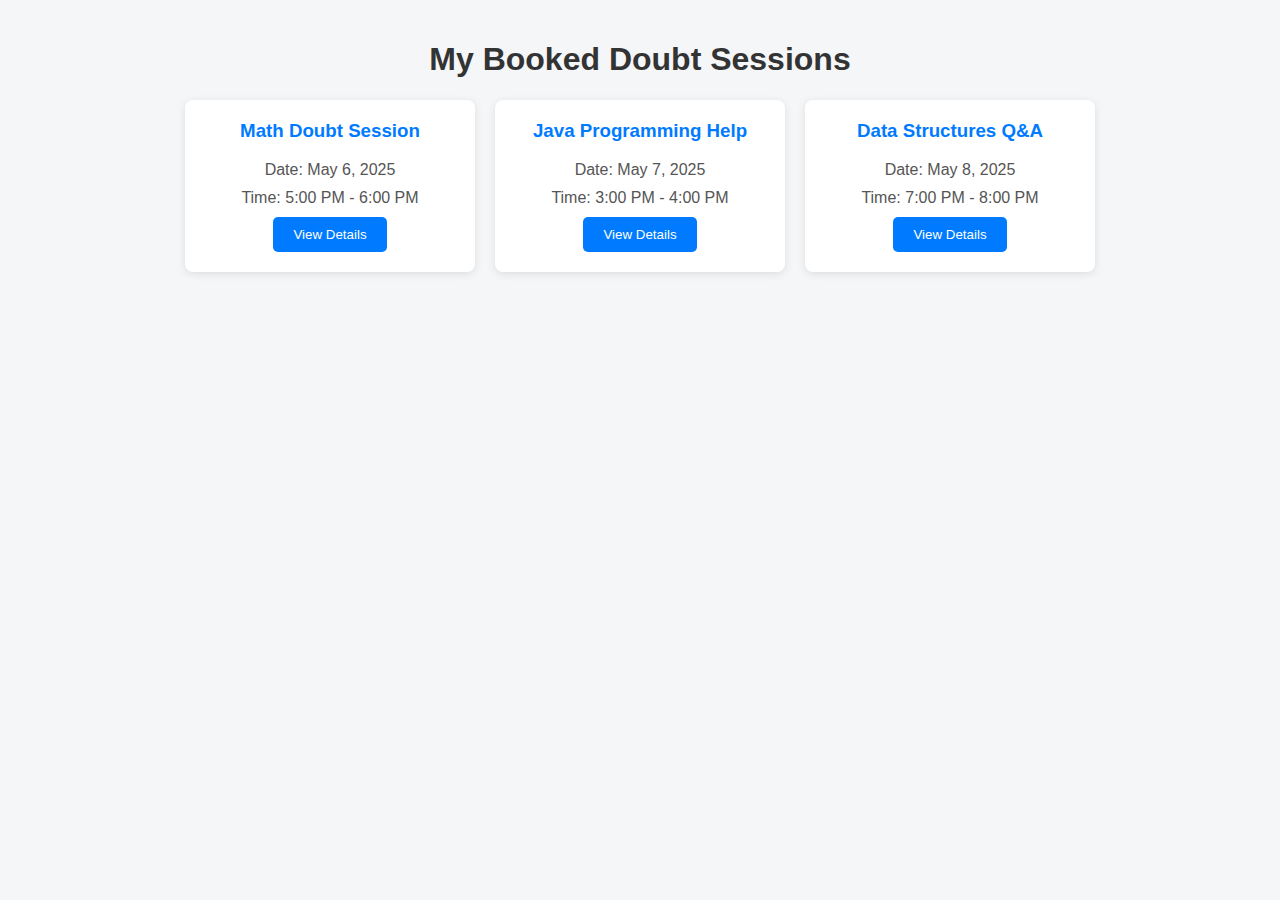
<file: Bookedslot.html>
<!DOCTYPE html>
<html lang="en">
<head>
    <meta charset="UTF-8">
    <title>Doubt Session Page</title>
    <style>
        body {
            font-family: Arial, sans-serif;
            background: #f4f6f8;
            margin: 0;
            padding: 20px;
        }
        h1 {
            text-align: center;
            color: #333;
        }
        .session-container {
            display: flex;
            flex-wrap: wrap;
            justify-content: center;
            gap: 20px;
        }
        .session-card {
            background: #fff;
            border-radius: 8px;
            box-shadow: 0 2px 8px rgba(0,0,0,0.1);
            padding: 20px;
            width: 250px;
            text-align: center;
        }
        .session-card h3 {
            margin-top: 0;
            color: #007BFF;
        }
        .session-card p {
            margin: 10px 0;
            color: #555;
        }
        .session-card button {
            padding: 10px 20px;
            border: none;
            background-color: #007BFF;
            color: #fff;
            border-radius: 5px;
            cursor: pointer;
        }
        .session-card button:hover {
            background-color: #0056b3;
        }
    </style>
</head>
<body>

    <h1>My Booked Doubt Sessions</h1>

    <div class="session-container">
        <div class="session-card">
            <h3>Math Doubt Session</h3>
            <p>Date: May 6, 2025</p>
            <p>Time: 5:00 PM - 6:00 PM</p>
            <button>View Details</button>
        </div>

        <div class="session-card">
            <h3>Java Programming Help</h3>
            <p>Date: May 7, 2025</p>
            <p>Time: 3:00 PM - 4:00 PM</p>
            <button>View Details</button>
        </div>

        <div class="session-card">
            <h3>Data Structures Q&A</h3>
            <p>Date: May 8, 2025</p>
            <p>Time: 7:00 PM - 8:00 PM</p>
            <button>View Details</button>
        </div>
    </div>

</body>
</html>
</file>
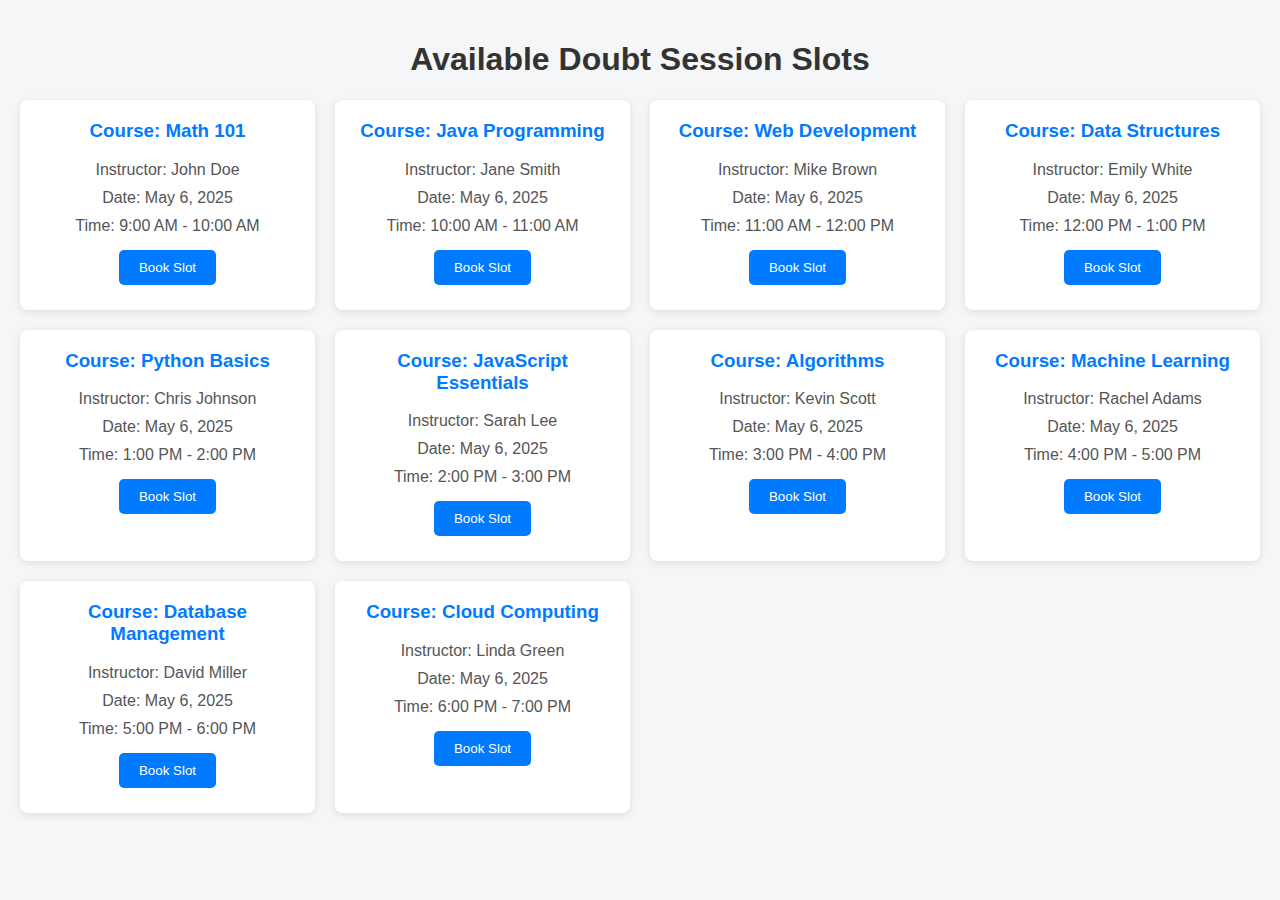
<file: Bookslot.html>
<!DOCTYPE html>
<html lang="en">
<head>
    <meta charset="UTF-8">
    <meta name="viewport" content="width=device-width, initial-scale=1.0">
    <title>Available Doubt Session Slots</title>
    <style>
        body {
            font-family: Arial, sans-serif;
            background: #f4f6f8;
            margin: 0;
            padding: 20px;
        }
        h1 {
            text-align: center;
            color: #333;
        }
        .slot-container {
            display: grid;
            grid-template-columns: repeat(4, 1fr); /* 4 columns */
            gap: 20px;
            margin-top: 20px;
        }
        .slot-card {
            background: #fff;
            border-radius: 8px;
            box-shadow: 0 2px 8px rgba(0,0,0,0.1);
            padding: 20px;
            text-align: center;
            transition: transform 0.3s ease;
        }
        .slot-card:hover {
            transform: scale(1.05);
        }
        .slot-card h3 {
            margin-top: 0;
            color: #007BFF;
        }
        .slot-card p {
            margin: 10px 0;
            color: #555;
        }
        .slot-card button {
            padding: 10px 20px;
            margin: 5px;
            border: none;
            background-color: #007BFF;
            color: #fff;
            border-radius: 5px;
            cursor: pointer;
        }
        .slot-card button:hover {
            background-color: #0056b3;
        }
        .booked {
            background-color: #28a745;
        }
        .booked:hover {
            background-color: #218838;
        }
    </style>
</head>
<body>

    <h1>Available Doubt Session Slots</h1>

    <div class="slot-container">
        <!-- Slot 1 -->
        <div class="slot-card">
            <h3>Course: Math 101</h3>
            <p>Instructor: John Doe</p>
            <p>Date: May 6, 2025</p>
            <p>Time: 9:00 AM - 10:00 AM</p>
            <button class="book-btn">Book Slot</button>
            <button class="cancel-btn" style="display: none;">Cancel Slot</button>
        </div>

        <!-- Slot 2 -->
        <div class="slot-card">
            <h3>Course: Java Programming</h3>
            <p>Instructor: Jane Smith</p>
            <p>Date: May 6, 2025</p>
            <p>Time: 10:00 AM - 11:00 AM</p>
            <button class="book-btn">Book Slot</button>
            <button class="cancel-btn" style="display: none;">Cancel Slot</button>
        </div>

        <!-- Slot 3 -->
        <div class="slot-card">
            <h3>Course: Web Development</h3>
            <p>Instructor: Mike Brown</p>
            <p>Date: May 6, 2025</p>
            <p>Time: 11:00 AM - 12:00 PM</p>
            <button class="book-btn">Book Slot</button>
            <button class="cancel-btn" style="display: none;">Cancel Slot</button>
        </div>

        <!-- Slot 4 -->
        <div class="slot-card">
            <h3>Course: Data Structures</h3>
            <p>Instructor: Emily White</p>
            <p>Date: May 6, 2025</p>
            <p>Time: 12:00 PM - 1:00 PM</p>
            <button class="book-btn">Book Slot</button>
            <button class="cancel-btn" style="display: none;">Cancel Slot</button>
        </div>

        <!-- Slot 5 -->
        <div class="slot-card">
            <h3>Course: Python Basics</h3>
            <p>Instructor: Chris Johnson</p>
            <p>Date: May 6, 2025</p>
            <p>Time: 1:00 PM - 2:00 PM</p>
            <button class="book-btn">Book Slot</button>
            <button class="cancel-btn" style="display: none;">Cancel Slot</button>
        </div>

        <!-- Slot 6 -->
        <div class="slot-card">
            <h3>Course: JavaScript Essentials</h3>
            <p>Instructor: Sarah Lee</p>
            <p>Date: May 6, 2025</p>
            <p>Time: 2:00 PM - 3:00 PM</p>
            <button class="book-btn">Book Slot</button>
            <button class="cancel-btn" style="display: none;">Cancel Slot</button>
        </div>

        <!-- Slot 7 -->
        <div class="slot-card">
            <h3>Course: Algorithms</h3>
            <p>Instructor: Kevin Scott</p>
            <p>Date: May 6, 2025</p>
            <p>Time: 3:00 PM - 4:00 PM</p>
            <button class="book-btn">Book Slot</button>
            <button class="cancel-btn" style="display: none;">Cancel Slot</button>
        </div>

        <!-- Slot 8 -->
        <div class="slot-card">
            <h3>Course: Machine Learning</h3>
            <p>Instructor: Rachel Adams</p>
            <p>Date: May 6, 2025</p>
            <p>Time: 4:00 PM - 5:00 PM</p>
            <button class="book-btn">Book Slot</button>
            <button class="cancel-btn" style="display: none;">Cancel Slot</button>
        </div>

        <!-- Slot 9 -->
        <div class="slot-card">
            <h3>Course: Database Management</h3>
            <p>Instructor: David Miller</p>
            <p>Date: May 6, 2025</p>
            <p>Time: 5:00 PM - 6:00 PM</p>
            <button class="book-btn">Book Slot</button>
            <button class="cancel-btn" style="display: none;">Cancel Slot</button>
        </div>

        <!-- Slot 10 -->
        <div class="slot-card">
            <h3>Course: Cloud Computing</h3>
            <p>Instructor: Linda Green</p>
            <p>Date: May 6, 2025</p>
            <p>Time: 6:00 PM - 7:00 PM</p>
            <button class="book-btn">Book Slot</button>
            <button class="cancel-btn" style="display: none;">Cancel Slot</button>
        </div>

    </div>

    <script>
        const bookButtons = document.querySelectorAll('.book-btn');
        const cancelButtons = document.querySelectorAll('.cancel-btn');

        // Book slot function
        bookButtons.forEach((button, index) => {
            button.addEventListener('click', () => {
                button.style.display = 'none';
                cancelButtons[index].style.display = 'inline-block';
                cancelButtons[index].classList.add('booked');
            });
        });

        // Cancel slot function
        cancelButtons.forEach((button, index) => {
            button.addEventListener('click', () => {
                button.style.display = 'none';
                bookButtons[index].style.display = 'inline-block';
                bookButtons[index].classList.remove('booked');
            });
        });
    </script>

</body>
</html>
</file>
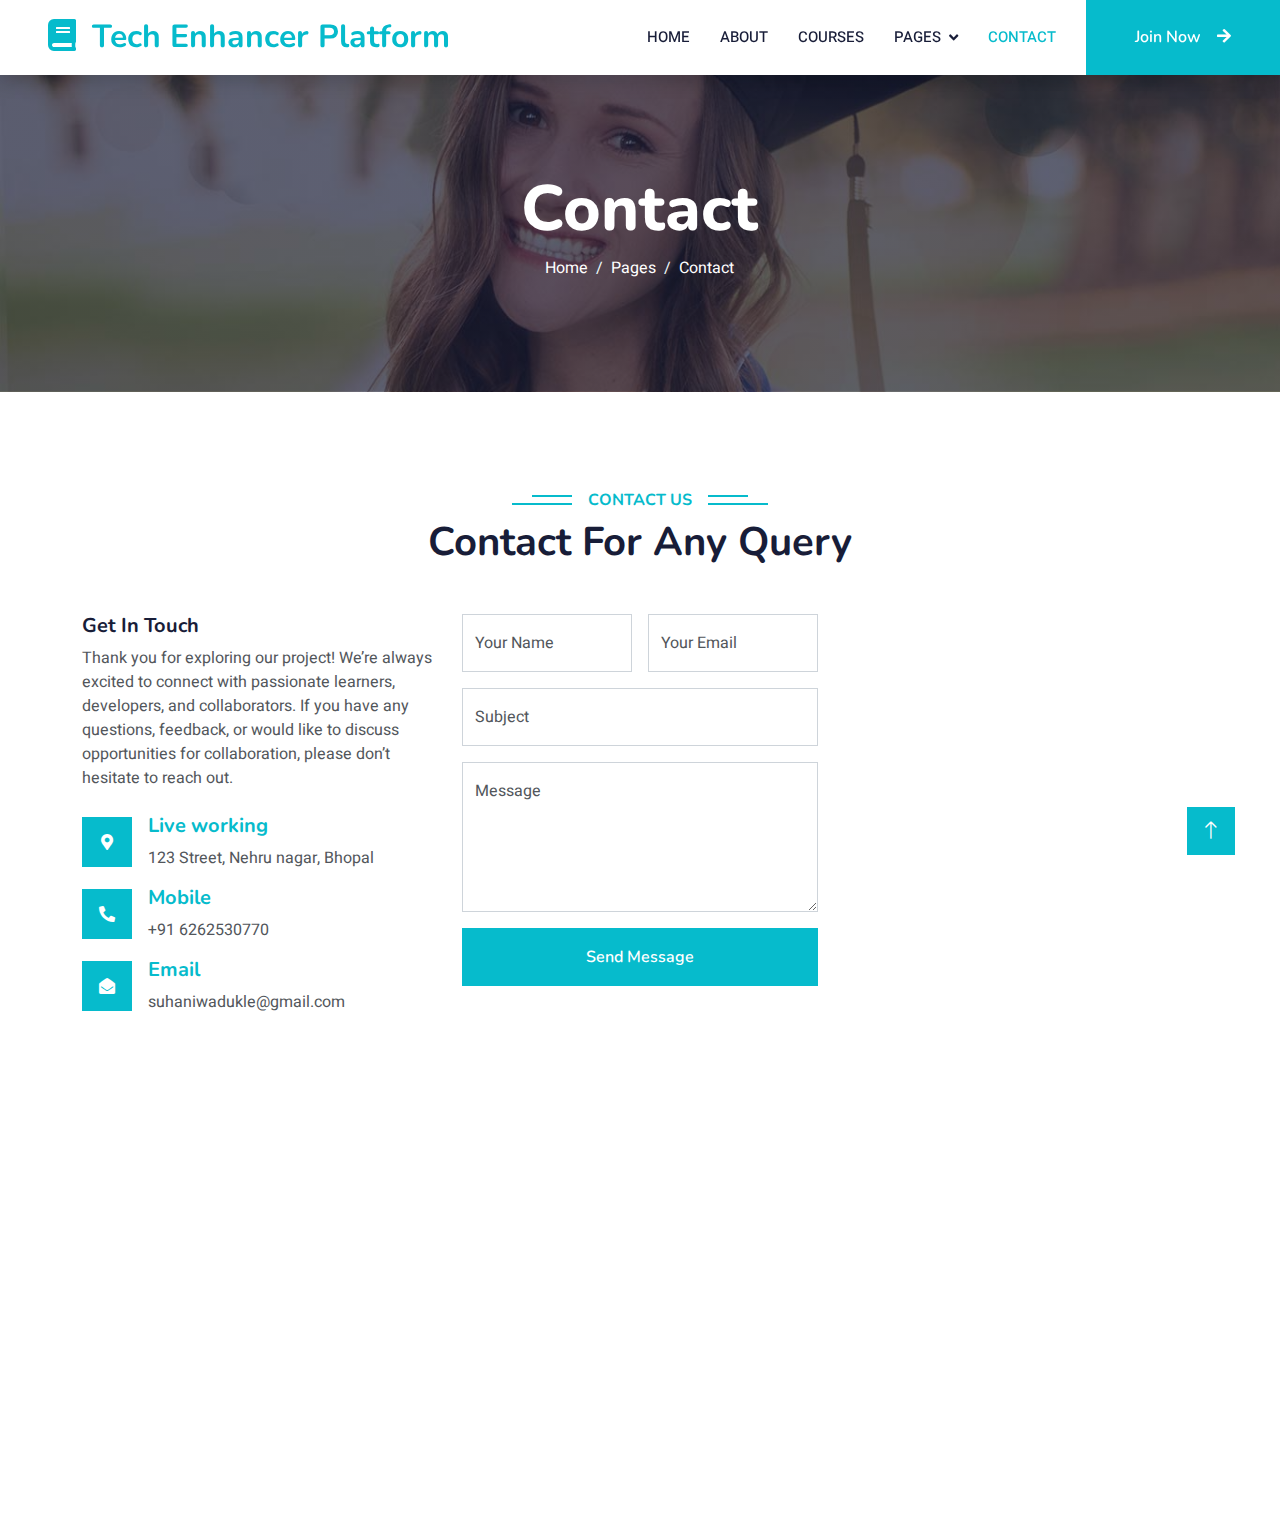
<file: contact.html>
<!DOCTYPE html>
<html lang="en">

<head>
    <meta charset="utf-8">
    <title>Tech Enhancer Platform</title>
    <meta content="width=device-width, initial-scale=1.0" name="viewport">
    <meta content="" name="keywords">
    <meta content="" name="description">

    <!-- Favicon -->
    <link href="img/favicon.ico" rel="icon">

    <!-- Google Web Fonts -->
    <link rel="preconnect" href="https://fonts.googleapis.com">
    <link rel="preconnect" href="https://fonts.gstatic.com" crossorigin>
    <link href="https://fonts.googleapis.com/css2?family=Heebo:wght@400;500;600&family=Nunito:wght@600;700;800&display=swap" rel="stylesheet">

    <!-- Icon Font Stylesheet -->
    <link href="https://cdnjs.cloudflare.com/ajax/libs/font-awesome/5.10.0/css/all.min.css" rel="stylesheet">
    <link href="https://cdn.jsdelivr.net/npm/bootstrap-icons@1.4.1/font/bootstrap-icons.css" rel="stylesheet">

    <!-- Libraries Stylesheet -->
    <link href="lib/animate/animate.min.css" rel="stylesheet">
    <link href="lib/owlcarousel/assets/owl.carousel.min.css" rel="stylesheet">

    <!-- Customized Bootstrap Stylesheet -->
    <link href="css/bootstrap.min.css" rel="stylesheet">

    <!-- Template Stylesheet -->
    <link href="css/style.css" rel="stylesheet">
</head>

<body>
    <!-- Spinner Start -->
    <div id="spinner" class="show bg-white position-fixed translate-middle w-100 vh-100 top-50 start-50 d-flex align-items-center justify-content-center">
        <div class="spinner-border text-primary" style="width: 3rem; height: 3rem;" role="status">
            <span class="sr-only">Loading...</span>
        </div>
    </div>
    <!-- Spinner End -->


    <!-- Navbar Start -->
    <nav class="navbar navbar-expand-lg bg-white navbar-light shadow sticky-top p-0">
        <a href="index.html" class="navbar-brand d-flex align-items-center px-4 px-lg-5">
            <h2 class="m-0 text-primary"><i class="fa fa-book me-3"></i>Tech Enhancer Platform</h2>
        </a>
        <button type="button" class="navbar-toggler me-4" data-bs-toggle="collapse" data-bs-target="#navbarCollapse">
            <span class="navbar-toggler-icon"></span>
        </button>
        <div class="collapse navbar-collapse" id="navbarCollapse">
            <div class="navbar-nav ms-auto p-4 p-lg-0">
                <a href="index.html" class="nav-item nav-link">Home</a>
                <a href="about.html" class="nav-item nav-link">About</a>
                <a href="courses.html" class="nav-item nav-link">Courses</a>
                <div class="nav-item dropdown">
                    <a href="#" class="nav-link dropdown-toggle" data-bs-toggle="dropdown">Pages</a>
                    <div class="dropdown-menu fade-down m-0">
                        <a href="team.html" class="dropdown-item">Our Team</a>
                        <a href="testimonial.html" class="dropdown-item">Testimonial</a>
                        <a href="404.html" class="dropdown-item">404 Page</a>
                    </div>
                </div>
                <a href="contact.html" class="nav-item nav-link active">Contact</a>
            </div>
            <a href="" class="btn btn-primary py-4 px-lg-5 d-none d-lg-block">Join Now<i class="fa fa-arrow-right ms-3"></i></a>
        </div>
    </nav>
    <!-- Navbar End -->


    <!-- Header Start -->
    <div class="container-fluid bg-primary py-5 mb-5 page-header">
        <div class="container py-5">
            <div class="row justify-content-center">
                <div class="col-lg-10 text-center">
                    <h1 class="display-3 text-white animated slideInDown">Contact</h1>
                    <nav aria-label="breadcrumb">
                        <ol class="breadcrumb justify-content-center">
                            <li class="breadcrumb-item"><a class="text-white" href="#">Home</a></li>
                            <li class="breadcrumb-item"><a class="text-white" href="#">Pages</a></li>
                            <li class="breadcrumb-item text-white active" aria-current="page">Contact</li>
                        </ol>
                    </nav>
                </div>
            </div>
        </div>
    </div>
    <!-- Header End -->


    <!-- Contact Start -->
    <div class="container-xxl py-5">
        <div class="container">
            <div class="text-center wow fadeInUp" data-wow-delay="0.1s">
                <h6 class="section-title bg-white text-center text-primary px-3">Contact Us</h6>
                <h1 class="mb-5">Contact For Any Query</h1>
            </div>
            <div class="row g-4">
                <div class="col-lg-4 col-md-6 wow fadeInUp" data-wow-delay="0.1s">
                    <h5>Get In Touch</h5>
                    <p class="mb-4">Thank you for exploring our project! We’re always excited to connect with passionate learners, developers, and collaborators. If you have any questions, feedback, or would like to discuss opportunities for collaboration, please don’t hesitate to reach out.</p>
                    <div class="d-flex align-items-center mb-3">
                        <div class="d-flex align-items-center justify-content-center flex-shrink-0 bg-primary" style="width: 50px; height: 50px;">
                            <i class="fa fa-map-marker-alt text-white"></i>
                        </div>
                        <div class="ms-3">
                            <h5 class="text-primary">Live working</h5>
                            <p class="mb-0">123 Street, Nehru nagar, Bhopal</p>
                        </div>
                    </div>
                    <div class="d-flex align-items-center mb-3">
                        <div class="d-flex align-items-center justify-content-center flex-shrink-0 bg-primary" style="width: 50px; height: 50px;">
                            <i class="fa fa-phone-alt text-white"></i>
                        </div>
                        <div class="ms-3">
                            <h5 class="text-primary">Mobile</h5>
                            <p class="mb-0">+91 6262530770</p>
                        </div>
                    </div>
                    <div class="d-flex align-items-center">
                        <div class="d-flex align-items-center justify-content-center flex-shrink-0 bg-primary" style="width: 50px; height: 50px;">
                            <i class="fa fa-envelope-open text-white"></i>
                        </div>
                        <div class="ms-3">
                            <h5 class="text-primary">Email</h5>
                            <p class="mb-0">suhaniwadukle@gmail.com</p>
                        </div>
                    </div>
                </div>
            
                <div class="col-lg-4 col-md-12 wow fadeInUp" data-wow-delay="0.5s">
                    <form>
                        <div class="row g-3">
                            <div class="col-md-6">
                                <div class="form-floating">
                                    <input type="text" class="form-control" id="name" placeholder="Your Name">
                                    <label for="name">Your Name</label>
                                </div>
                            </div>
                            <div class="col-md-6">
                                <div class="form-floating">
                                    <input type="email" class="form-control" id="email" placeholder="Your Email">
                                    <label for="email">Your Email</label>
                                </div>
                            </div>
                            <div class="col-12">
                                <div class="form-floating">
                                    <input type="text" class="form-control" id="subject" placeholder="Subject">
                                    <label for="subject">Subject</label>
                                </div>
                            </div>
                            <div class="col-12">
                                <div class="form-floating">
                                    <textarea class="form-control" placeholder="Leave a message here" id="message" style="height: 150px"></textarea>
                                    <label for="message">Message</label>
                                </div>
                            </div>
                            <div class="col-12">
                                <button class="btn btn-primary w-100 py-3" type="submit">Send Message</button>
                            </div>
                        </div>
                    </form>
                </div>
            </div>
        </div>
    </div>
    <!-- Contact End -->


    <!-- Footer Start -->
    <div class="container-fluid bg-dark text-light footer pt-5 mt-5 wow fadeIn" data-wow-delay="0.1s">
        <div class="container py-5">
            <div class="row g-5">
                <div class="col-lg-3 col-md-6">
                    <h4 class="text-white mb-3">Quick Link</h4>
                    <a class="btn btn-link" href="">About Us</a>
                    <a class="btn btn-link" href="">Contact Us</a>
                    <a class="btn btn-link" href="">Privacy Policy</a>
                    <a class="btn btn-link" href="">Terms & Condition</a>
                    <a class="btn btn-link" href="">FAQs & Help</a>
                </div>
                <div class="col-lg-3 col-md-6">
                    <h4 class="text-white mb-3">Contact</h4>
                    <p class="mb-2"><i class="fa fa-map-marker-alt me-3"></i>123 Street,Nehru nagar, Bhopal</p>
                    <p class="mb-2"><i class="fa fa-phone-alt me-3"></i>+91 6262530770</p>
                    <p class="mb-2"><i class="fa fa-envelope me-3"></i>suhaniwadukle@gmail.com</p>
                    <div class="d-flex pt-2">
                        <a class="btn btn-outline-light btn-social" href=""><i class="fab fa-twitter"></i></a>
                        <a class="btn btn-outline-light btn-social" href=""><i class="fab fa-facebook-f"></i></a>
                        <a class="btn btn-outline-light btn-social" href=""><i class="fab fa-youtube"></i></a>
                        <a class="btn btn-outline-light btn-social" href=""><i class="fab fa-linkedin-in"></i></a>
                    </div>
                </div>
                <div class="col-lg-3 col-md-6">
                    <h4 class="text-white mb-3">Gallery</h4>
                    <div class="row g-2 pt-2">
                        <div class="col-4">
                            <img class="img-fluid bg-light p-1" src="img/course-1.jpg" alt="">
                        </div>
                        <div class="col-4">
                            <img class="img-fluid bg-light p-1" src="img/course-2.jpg" alt="">
                        </div>
                        <div class="col-4">
                            <img class="img-fluid bg-light p-1" src="img/course-3.jpg" alt="">
                        </div>
                        <div class="col-4">
                            <img class="img-fluid bg-light p-1" src="img/course-2.jpg" alt="">
                        </div>
                        <div class="col-4">
                            <img class="img-fluid bg-light p-1" src="img/course-3.jpg" alt="">
                        </div>
                        <div class="col-4">
                            <img class="img-fluid bg-light p-1" src="img/course-1.jpg" alt="">
                        </div>
                    </div>
                </div>
                <div class="col-lg-3 col-md-6">
                    <h4 class="text-white mb-3">Newsletter</h4>
                    <p>For more quries and pending payments quries.</p>
                    <div class="position-relative mx-auto" style="max-width: 400px;">
                        <input class="form-control border-0 w-100 py-3 ps-4 pe-5" type="text" placeholder="Your email">
                        <button type="button" class="btn btn-primary py-2 position-absolute top-0 end-0 mt-2 me-2">SignUp</button>
                    </div>
                </div>
            </div>
        </div>
        <div class="container">
            <div class="copyright">
                <div class="row">
                    <div class="col-md-6 text-center text-md-start mb-3 mb-md-0">
                        &copy; <a class="border-bottom" href="#">Tech Enhancer</a>, All Right Reserved.

                        <!--/*** This template is free as long as you keep the footer author’s credit link/attribution link/backlink. If you'd like to use the template without the footer author’s credit link/attribution link/backlink, you can purchase the Credit Removal License from "https://htmlcodex.com/credit-removal". Thank you for your support. ***/-->
                       
                    </div>
                    <div class="col-md-6 text-center text-md-end">
                        <div class="footer-menu">
                            <a href="">Home</a>
                            <a href="">Cookies</a>
                            <a href="">Help</a>
                            <a href="">FQAs</a>
                        </div>
                    </div>
                </div>
            </div>
        </div>
    </div>
    <!-- Footer End -->


    <!-- Back to Top -->
    <a href="#" class="btn btn-lg btn-primary btn-lg-square back-to-top"><i class="bi bi-arrow-up"></i></a>


    <!-- JavaScript Libraries -->
    <script src="https://code.jquery.com/jquery-3.4.1.min.js"></script>
    <script src="https://cdn.jsdelivr.net/npm/bootstrap@5.0.0/dist/js/bootstrap.bundle.min.js"></script>
    <script src="lib/wow/wow.min.js"></script>
    <script src="lib/easing/easing.min.js"></script>
    <script src="lib/waypoints/waypoints.min.js"></script>
    <script src="lib/owlcarousel/owl.carousel.min.js"></script>

    <!-- Template Javascript -->
    <script src="js/main.js"></script>
</body>

</html>
</file>
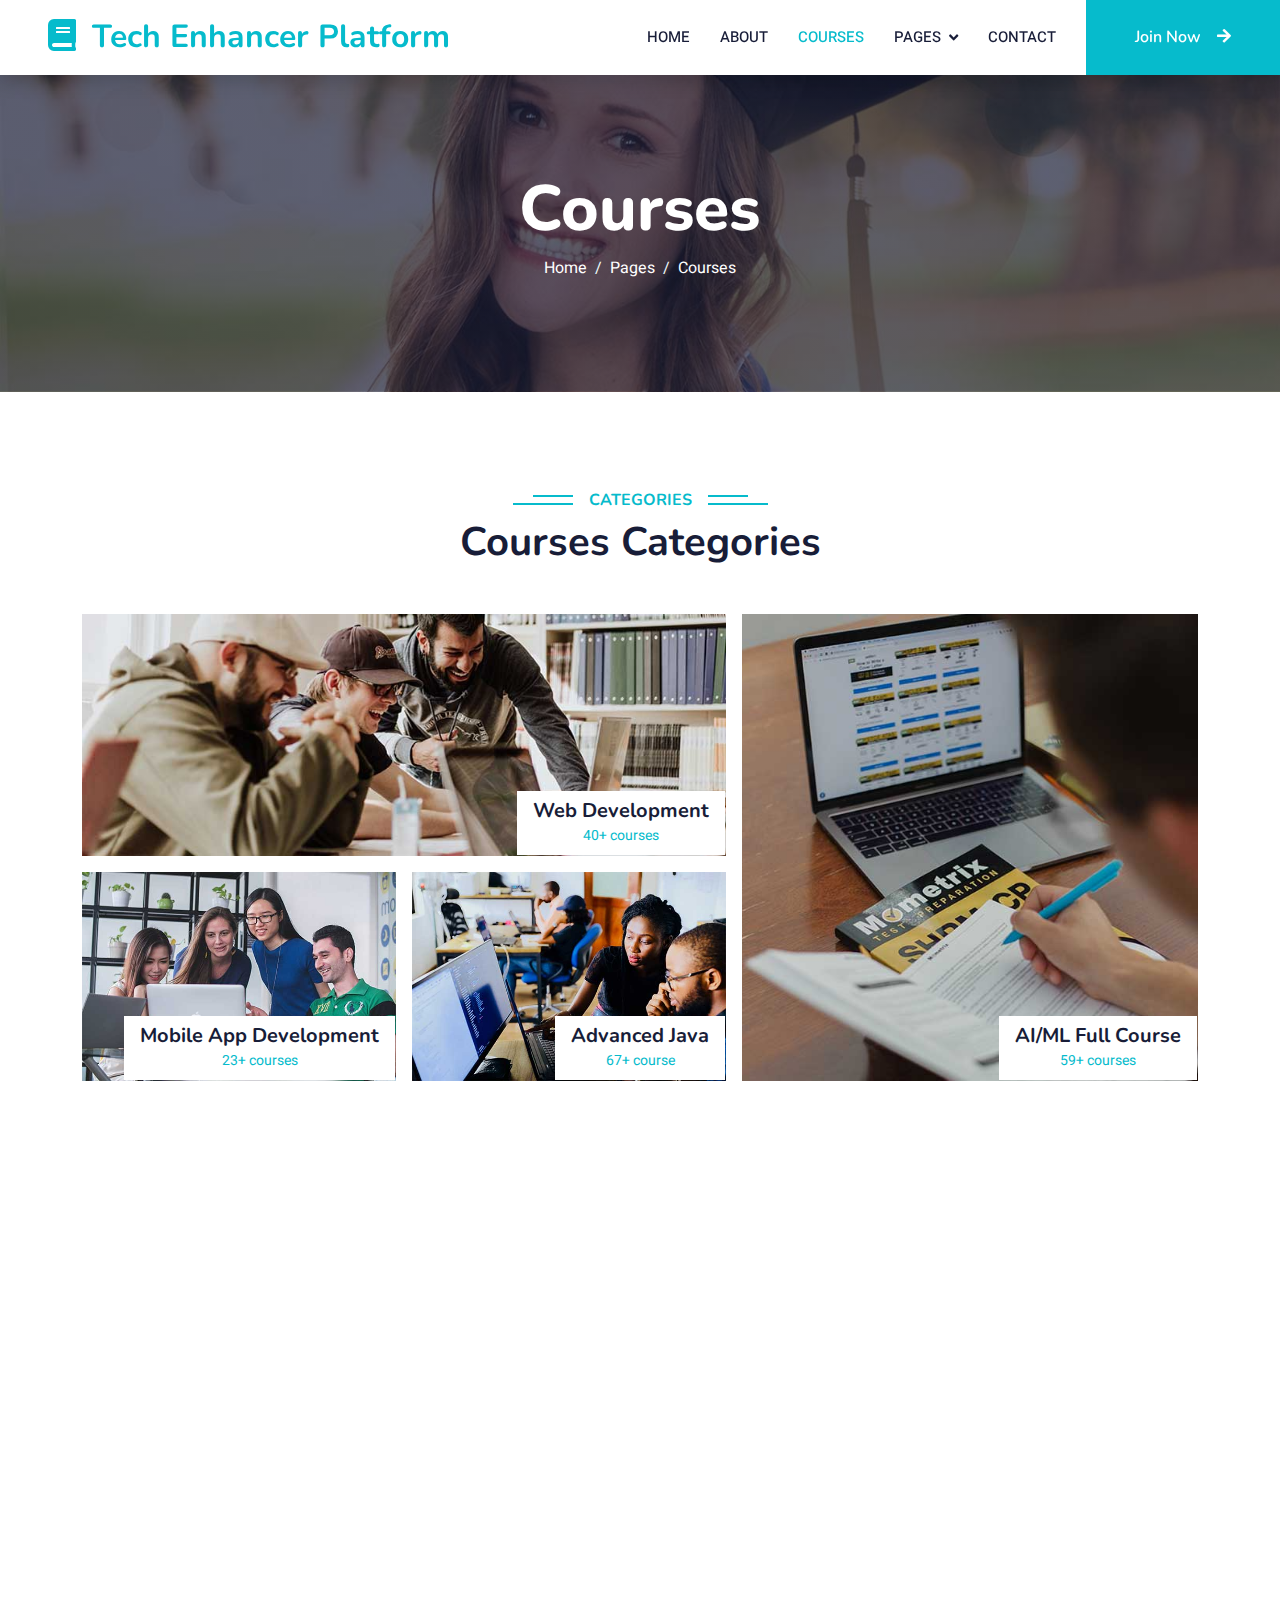
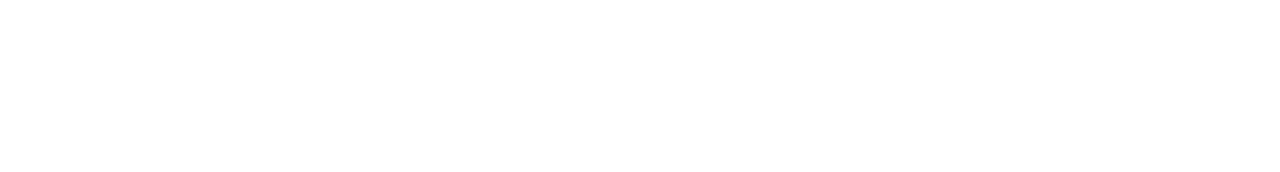
<file: courses.html>
<!DOCTYPE html>
<html lang="en">

<head>
    <meta charset="utf-8">
    <title>Tech Enhancer Platform</title>
    <meta content="width=device-width, initial-scale=1.0" name="viewport">
    <meta content="" name="keywords">
    <meta content="" name="description">

    <!-- Favicon -->
    <link href="img/favicon.ico" rel="icon">

    <!-- Google Web Fonts -->
    <link rel="preconnect" href="https://fonts.googleapis.com">
    <link rel="preconnect" href="https://fonts.gstatic.com" crossorigin>
    <link href="https://fonts.googleapis.com/css2?family=Heebo:wght@400;500;600&family=Nunito:wght@600;700;800&display=swap" rel="stylesheet">

    <!-- Icon Font Stylesheet -->
    <link href="https://cdnjs.cloudflare.com/ajax/libs/font-awesome/5.10.0/css/all.min.css" rel="stylesheet">
    <link href="https://cdn.jsdelivr.net/npm/bootstrap-icons@1.4.1/font/bootstrap-icons.css" rel="stylesheet">

    <!-- Libraries Stylesheet -->
    <link href="lib/animate/animate.min.css" rel="stylesheet">
    <link href="lib/owlcarousel/assets/owl.carousel.min.css" rel="stylesheet">

    <!-- Customized Bootstrap Stylesheet -->
    <link href="css/bootstrap.min.css" rel="stylesheet">

    <!-- Template Stylesheet -->
    <link href="css/style.css" rel="stylesheet">
</head>

<body>
    <!-- Spinner Start -->
    <div id="spinner" class="show bg-white position-fixed translate-middle w-100 vh-100 top-50 start-50 d-flex align-items-center justify-content-center">
        <div class="spinner-border text-primary" style="width: 3rem; height: 3rem;" role="status">
            <span class="sr-only">Loading...</span>
        </div>
    </div>
    <!-- Spinner End -->


    <!-- Navbar Start -->
    <nav class="navbar navbar-expand-lg bg-white navbar-light shadow sticky-top p-0">
        <a href="index.html" class="navbar-brand d-flex align-items-center px-4 px-lg-5">
            <h2 class="m-0 text-primary"><i class="fa fa-book me-3"></i>Tech Enhancer Platform</h2>
        </a>
        <button type="button" class="navbar-toggler me-4" data-bs-toggle="collapse" data-bs-target="#navbarCollapse">
            <span class="navbar-toggler-icon"></span>
        </button>
        <div class="collapse navbar-collapse" id="navbarCollapse">
            <div class="navbar-nav ms-auto p-4 p-lg-0">
                <a href="index.html" class="nav-item nav-link">Home</a>
                <a href="about.html" class="nav-item nav-link">About</a>
                <a href="courses.html" class="nav-item nav-link active">Courses</a>
                <div class="nav-item dropdown">
                    <a href="#" class="nav-link dropdown-toggle" data-bs-toggle="dropdown">Pages</a>
                    <div class="dropdown-menu fade-down m-0">
                        <a href="team.html" class="dropdown-item">Our Team</a>
                        <a href="testimonial.html" class="dropdown-item">Testimonial</a>
                        <a href="404.html" class="dropdown-item">404 Page</a>
                    </div>
                </div>
                <a href="contact.html" class="nav-item nav-link">Contact</a>
            </div>
            <a href="" class="btn btn-primary py-4 px-lg-5 d-none d-lg-block">Join Now<i class="fa fa-arrow-right ms-3"></i></a>
        </div>
    </nav>
    <!-- Navbar End -->


    <!-- Header Start -->
    <div class="container-fluid bg-primary py-5 mb-5 page-header">
        <div class="container py-5">
            <div class="row justify-content-center">
                <div class="col-lg-10 text-center">
                    <h1 class="display-3 text-white animated slideInDown">Courses</h1>
                    <nav aria-label="breadcrumb">
                        <ol class="breadcrumb justify-content-center">
                            <li class="breadcrumb-item"><a class="text-white" href="#">Home</a></li>
                            <li class="breadcrumb-item"><a class="text-white" href="#">Pages</a></li>
                            <li class="breadcrumb-item text-white active" aria-current="page">Courses</li>
                        </ol>
                    </nav>
                </div>
            </div>
        </div>
    </div>
    <!-- Header End -->


    <!-- Categories Start -->
    <div class="container-xxl py-5 category">
        <div class="container">
            <div class="text-center wow fadeInUp" data-wow-delay="0.1s">
                <h6 class="section-title bg-white text-center text-primary px-3">Categories</h6>
                <h1 class="mb-5">Courses Categories</h1>
            </div>
            <div class="row g-3">
                <div class="col-lg-7 col-md-6">
                    <div class="row g-3">
                        <div class="col-lg-12 col-md-12 wow zoomIn" data-wow-delay="0.1s">
                            <a class="position-relative d-block overflow-hidden" href="">
                                <img class="img-fluid" src="img/cat-1.jpg" alt="">
                                <div class="bg-white text-center position-absolute bottom-0 end-0 py-2 px-3" style="margin: 1px;">
                                    <h5 class="m-0">Web Development</h5>
                                    <small class="text-primary">40+ courses</small>
                                </div>
                            </a>
                        </div>
                        <div class="col-lg-6 col-md-12 wow zoomIn" data-wow-delay="0.3s">
                            <a class="position-relative d-block overflow-hidden" href="">
                                <img class="img-fluid" src="img/cat-2.jpg" alt="">
                                <div class="bg-white text-center position-absolute bottom-0 end-0 py-2 px-3" style="margin: 1px;">
                                    <h5 class="m-0">Mobile App Development</h5>
                                    <small class="text-primary">23+ courses</small>
                                </div>
                            </a>
                        </div>
                        <div class="col-lg-6 col-md-12 wow zoomIn" data-wow-delay="0.5s">
                            <a class="position-relative d-block overflow-hidden" href="">
                                <img class="img-fluid" src="img/cat-3.jpg" alt="">
                                <div class="bg-white text-center position-absolute bottom-0 end-0 py-2 px-3" style="margin: 1px;">
                                    <h5 class="m-0">Advanced Java</h5>
                                    <small class="text-primary">67+ course</small>
                                </div>
                            </a>
                        </div>
                    </div>
                </div>
                <div class="col-lg-5 col-md-6 wow zoomIn" data-wow-delay="0.7s" style="min-height: 350px;">
                    <a class="position-relative d-block h-100 overflow-hidden" href="">
                        <img class="img-fluid position-absolute w-100 h-100" src="img/cat-4.jpg" alt="" style="object-fit: cover;">
                        <div class="bg-white text-center position-absolute bottom-0 end-0 py-2 px-3" style="margin:  1px;">
                            <h5 class="m-0">AI/ML Full Course</h5>
                            <small class="text-primary">59+ courses</small>
                        </div>
                    </a>
                </div>
            </div>
        </div>
    </div>
    <!-- Categories Start -->


    <!-- Courses Start -->
    <div class="container-xxl py-5">
        <div class="container">
            <div class="text-center wow fadeInUp" data-wow-delay="0.1s">
                <h6 class="section-title bg-white text-center text-primary px-3">Courses</h6>
                <h1 class="mb-5">Popular Courses</h1>
            </div>
            <div class="row g-4 justify-content-center">
                <div class="col-lg-4 col-md-6 wow fadeInUp" data-wow-delay="0.1s">
                    <div class="course-item bg-light">
                        <div class="position-relative overflow-hidden">
                            <img class="img-fluid" src="img/course-1.jpg" alt="">
                            <div class="w-100 d-flex justify-content-center position-absolute bottom-0 start-0 mb-4">
                                <a href="#" class="flex-shrink-0 btn btn-sm btn-primary px-3 border-end" style="border-radius: 30px 0 0 30px;">Read More</a>
                                <a href="#" class="flex-shrink-0 btn btn-sm btn-primary px-3" style="border-radius: 0 30px 30px 0;">Join Now</a>
                            </div>
                        </div>
                        <div class="text-center p-4 pb-0">
                            <h3 class="mb-0">789/-</h3>
                            <div class="mb-3">
                                <small class="fa fa-star text-primary"></small>
                                <small class="fa fa-star text-primary"></small>
                                <small class="fa fa-star text-primary"></small>
                                <small class="fa fa-star text-primary"></small>
                                <small class="fa fa-star text-primary"></small>
                                <small>(123)</small>
                            </div>
                            <h5 class="mb-4">C/C++ for Beginners</h5>
                        </div>
                        <div class="d-flex border-top">
                            <small class="flex-fill text-center border-end py-2"><i class="fa fa-user-tie text-primary me-2"></i>Babita Sharma</small>
                            <small class="flex-fill text-center border-end py-2"><i class="fa fa-clock text-primary me-2"></i>2.49 Hrs</small>
                            <small class="flex-fill text-center py-2"><i class="fa fa-user text-primary me-2"></i>16 Students</small>
                        </div>
                    </div>
                </div>
                <div class="col-lg-4 col-md-6 wow fadeInUp" data-wow-delay="0.3s">
                    <div class="course-item bg-light">
                        <div class="position-relative overflow-hidden">
                            <img class="img-fluid" src="img/course-2.jpg" alt="">
                            <div class="w-100 d-flex justify-content-center position-absolute bottom-0 start-0 mb-4">
                                <a href="#" class="flex-shrink-0 btn btn-sm btn-primary px-3 border-end" style="border-radius: 30px 0 0 30px;">Read More</a>
                                <a href="webdevcousre.html" class="flex-shrink-0 btn btn-sm btn-primary px-3" style="border-radius: 0 30px 30px 0;">Join Now</a>
                            </div>
                        </div>
                        <div class="text-center p-4 pb-0">
                            <h3 class="mb-0">559/-</h3>
                            <div class="mb-3">
                                <small class="fa fa-star text-primary"></small>
                                <small class="fa fa-star text-primary"></small>
                                <small class="fa fa-star text-primary"></small>
                                <small class="fa fa-star text-primary"></small>
                                <small class="fa fa-star text-primary"></small>
                                <small>(123)</small>
                            </div>
                            <h5 class="mb-4">Web Development</h5>
                        </div>
                        <div class="d-flex border-top">
                            <small class="flex-fill text-center border-end py-2"><i class="fa fa-user-tie text-primary me-2"></i>Sachin Kapoor</small>
                            <small class="flex-fill text-center border-end py-2"><i class="fa fa-clock text-primary me-2"></i>1.49 Hrs</small>
                            <small class="flex-fill text-center py-2"><i class="fa fa-user text-primary me-2"></i>11 Students</small>
                        </div>
                    </div>
                </div>
                <div class="col-lg-4 col-md-6 wow fadeInUp" data-wow-delay="0.5s">
                    <div class="course-item bg-light">
                        <div class="position-relative overflow-hidden">
                            <img class="img-fluid" src="img/course-3.jpg" alt="">
                            <div class="w-100 d-flex justify-content-center position-absolute bottom-0 start-0 mb-4">
                                <a href="#" class="flex-shrink-0 btn btn-sm btn-primary px-3 border-end" style="border-radius: 30px 0 0 30px;">Read More</a>
                                <a href="webdevcousre.html" class="flex-shrink-0 btn btn-sm btn-primary px-3" style="border-radius: 0 30px 30px 0;">Join Now</a>
                            </div>
                        </div>
                        <div class="text-center p-4 pb-0">
                            <h3 class="mb-0">699/-</h3>
                            <div class="mb-3">
                                <small class="fa fa-star text-primary"></small>
                                <small class="fa fa-star text-primary"></small>
                                <small class="fa fa-star text-primary"></small>
                                <small class="fa fa-star text-primary"></small>
                                <small class="fa fa-star text-primary"></small>
                                <small>(123)</small>
                            </div>
                            <h5 class="mb-4">Machine Learning</h5>
                        </div>
                        <div class="d-flex border-top">
                            <small class="flex-fill text-center border-end py-2"><i class="fa fa-user-tie text-primary me-2"></i>Sachin Kapoor</small>
                            <small class="flex-fill text-center border-end py-2"><i class="fa fa-clock text-primary me-2"></i>1.49 Hrs</small>
                            <small class="flex-fill text-center py-2"><i class="fa fa-user text-primary me-2"></i>30 Students</small>
                        </div>
                    </div>
                </div>
            </div>
        </div>
    </div>
    <!-- Courses End -->
    <!-- JavaScript Libraries -->
    <script src="https://code.jquery.com/jquery-3.4.1.min.js"></script>
    <script src="https://cdn.jsdelivr.net/npm/bootstrap@5.0.0/dist/js/bootstrap.bundle.min.js"></script>
    <script src="lib/wow/wow.min.js"></script>
    <script src="lib/easing/easing.min.js"></script>
    <script src="lib/waypoints/waypoints.min.js"></script>
    <script src="lib/owlcarousel/owl.carousel.min.js"></script>

    <!-- Template Javascript -->
    <script src="js/main.js"></script>
</body>

</html>
</file>
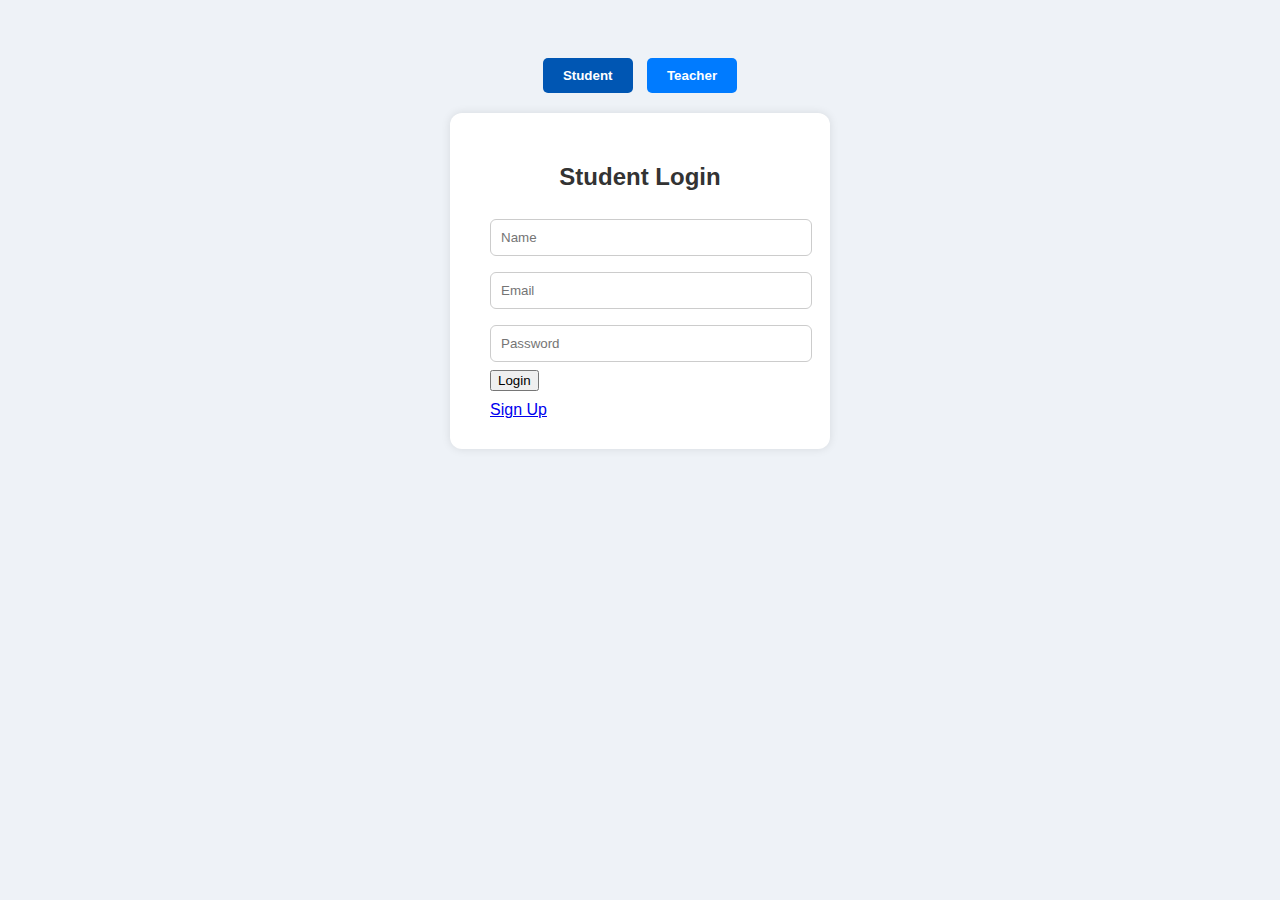
<file: login.html>
<!DOCTYPE html>
<html lang="en">
<head>
  <meta charset="UTF-8">
  <title>Login Portal</title>
  <style>
    body {
      font-family: Arial, sans-serif;
      background-color: #eef2f7;
      display: flex;
      flex-direction: column;
      align-items: center;
      padding-top: 50px;
    }

    .toggle-buttons {
      margin-bottom: 20px;
    }

    .toggle-buttons button {
      padding: 10px 20px;
      margin: 0 5px;
      font-weight: bold;
      cursor: pointer;
      border: none;
      border-radius: 5px;
      background-color: #007bff;
      color: white;
    }

    .toggle-buttons button.active {
      background-color: #0056b3;
    }

    .login-container {
      background-color: white;
      padding: 30px 40px;
      border-radius: 12px;
      box-shadow: 0 0 10px rgba(0,0,0,0.1);
      width: 300px;
      display: none;
    }

    .login-container.active {
      display: block;
    }

    h2 {
      text-align: center;
      color: #333;
    }

    input {
      width: 100%;
      padding: 10px;
      margin: 8px 0;
      border: 1px solid #ccc;
      border-radius: 6px;
    }

    button[type="submit"] {
      width: 100%;
      padding: 10px;
      background-color: #007bff;
      color: white;
      border: none;
      border-radius: 6px;
      font-weight: bold;
      margin-top: 10px;
    }

    button[type="submit"]:hover {
      background-color: #0056b3;
    }

    .signup-link {
      text-align: center;
      margin-top: 10px;
    }

    .signup-link a {
      color: #007bff;
      text-decoration: none;
    }
  </style>
</head>
<body>

  <div class="toggle-buttons">
    <button id="studentBtn" class="active">Student</button>
    <button id="teacherBtn">Teacher</button>
  </div>

  <div id="studentLogin" class="login-container active">
    <h2>Student Login</h2>
    <form>
      <input type="text" name="student_name" placeholder="Name" required>
      <input type="email" name="student_email" placeholder="Email" required>
      <input type="password" name="student_password" placeholder="Password" required>
      <button onclick="window.location.href='index.html';">Login</button>
      <div class="signup-link"></div>
        <a href="#">Sign Up</a>
      </div>
    </form>
  </div>

  <div id="teacherLogin" class="login-container">
    <h2>Teacher Login</h2>
    <form>
      <input type="text" name="teacher_name" placeholder="Name" required>
      <input type="email" name="teacher_email" placeholder="Email" required>
      <input type="password" name="teacher_password" placeholder="Password" required>
      <button type="submit">Login</button>
      <div class="signup-link">
        <a href="#">Sign Up</a>
      </div>
    </form>
  </div>

  <script>
    const studentBtn = document.getElementById("studentBtn");
    const teacherBtn = document.getElementById("teacherBtn");
    const studentLogin = document.getElementById("studentLogin");
    const teacherLogin = document.getElementById("teacherLogin");

    studentBtn.addEventListener("click", () => {
      studentLogin.classList.add("active");
      teacherLogin.classList.remove("active");
      studentBtn.classList.add("active");
      teacherBtn.classList.remove("active");
    });

    teacherBtn.addEventListener("click", () => {
      teacherLogin.classList.add("active");
      studentLogin.classList.remove("active");
      teacherBtn.classList.add("active");
      studentBtn.classList.remove("active");
    });
  </script>

</body>
</html>
</file>
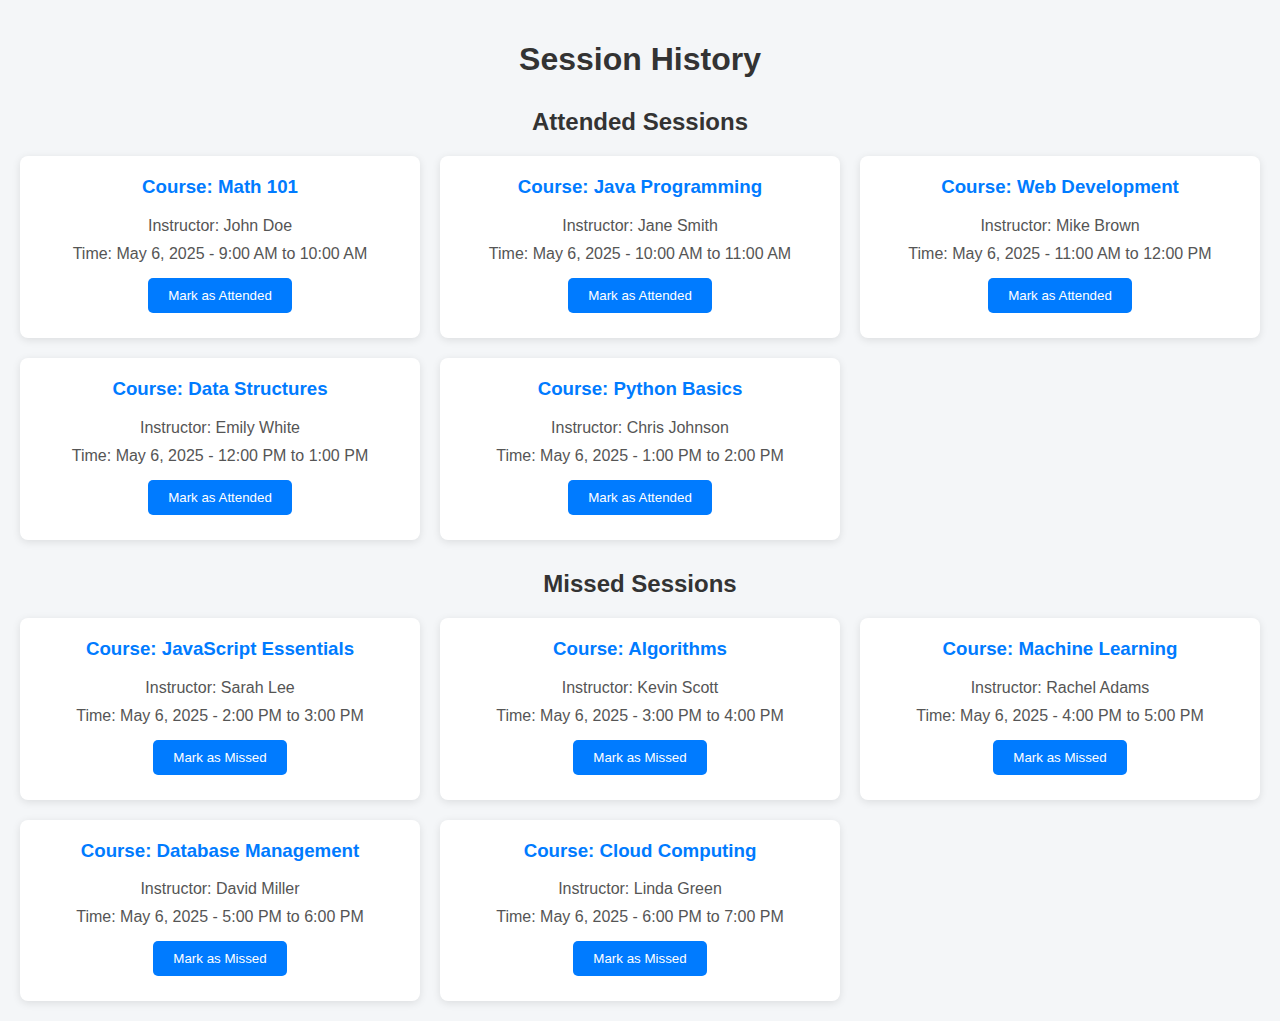
<file: Previousses.html>
<!DOCTYPE html>
<html lang="en">
<head>
    <meta charset="UTF-8">
    <meta name="viewport" content="width=device-width, initial-scale=1.0">
    <title>Session History</title>
    <style>
        body {
            font-family: Arial, sans-serif;
            background: #f4f6f8;
            margin: 0;
            padding: 20px;
        }
        h1 {
            text-align: center;
            color: #333;
        }
        .section {
            margin-top: 30px;
        }
        .section h2 {
            color: #333;
            text-align: center;
        }
        .slot-container {
            display: grid;
            grid-template-columns: repeat(3, 1fr); /* 3 columns */
            gap: 20px;
            margin-top: 20px;
        }
        .slot-card {
            background: #fff;
            border-radius: 8px;
            box-shadow: 0 2px 8px rgba(0,0,0,0.1);
            padding: 20px;
            text-align: center;
        }
        .slot-card h3 {
            margin-top: 0;
            color: #007BFF;
        }
        .slot-card p {
            margin: 10px 0;
            color: #555;
        }
        .slot-card button {
            padding: 10px 20px;
            margin: 5px;
            border: none;
            background-color: #007BFF;
            color: #fff;
            border-radius: 5px;
            cursor: pointer;
        }
        .slot-card button:hover {
            background-color: #0056b3;
        }
        .attended {
            background-color: #28a745;
        }
        .attended:hover {
            background-color: #218838;
        }
        .missed {
            background-color: #dc3545;
        }
        .missed:hover {
            background-color: #c82333;
        }
    </style>
</head>
<body>

    <h1>Session History</h1>

    <!-- Attended Sessions Section -->
    <div class="section">
        <h2>Attended Sessions</h2>
        <div class="slot-container">
            <!-- Slot 1 -->
            <div class="slot-card">
                <h3>Course: Math 101</h3>
                <p>Instructor: John Doe</p>
                <p>Time: May 6, 2025 - 9:00 AM to 10:00 AM</p>
                <button class="attended-btn">Mark as Attended</button>
            </div>

            <!-- Slot 2 -->
            <div class="slot-card">
                <h3>Course: Java Programming</h3>
                <p>Instructor: Jane Smith</p>
                <p>Time: May 6, 2025 - 10:00 AM to 11:00 AM</p>
                <button class="attended-btn">Mark as Attended</button>
            </div>

            <!-- Slot 3 -->
            <div class="slot-card">
                <h3>Course: Web Development</h3>
                <p>Instructor: Mike Brown</p>
                <p>Time: May 6, 2025 - 11:00 AM to 12:00 PM</p>
                <button class="attended-btn">Mark as Attended</button>
            </div>

            <!-- Slot 4 -->
            <div class="slot-card">
                <h3>Course: Data Structures</h3>
                <p>Instructor: Emily White</p>
                <p>Time: May 6, 2025 - 12:00 PM to 1:00 PM</p>
                <button class="attended-btn">Mark as Attended</button>
            </div>

            <!-- Slot 5 -->
            <div class="slot-card">
                <h3>Course: Python Basics</h3>
                <p>Instructor: Chris Johnson</p>
                <p>Time: May 6, 2025 - 1:00 PM to 2:00 PM</p>
                <button class="attended-btn">Mark as Attended</button>
            </div>
        </div>
    </div>

    <!-- Missed Sessions Section -->
    <div class="section">
        <h2>Missed Sessions</h2>
        <div class="slot-container">
            <!-- Slot 1 -->
            <div class="slot-card">
                <h3>Course: JavaScript Essentials</h3>
                <p>Instructor: Sarah Lee</p>
                <p>Time: May 6, 2025 - 2:00 PM to 3:00 PM</p>
                <button class="missed-btn">Mark as Missed</button>
            </div>

            <!-- Slot 2 -->
            <div class="slot-card">
                <h3>Course: Algorithms</h3>
                <p>Instructor: Kevin Scott</p>
                <p>Time: May 6, 2025 - 3:00 PM to 4:00 PM</p>
                <button class="missed-btn">Mark as Missed</button>
            </div>

            <!-- Slot 3 -->
            <div class="slot-card">
                <h3>Course: Machine Learning</h3>
                <p>Instructor: Rachel Adams</p>
                <p>Time: May 6, 2025 - 4:00 PM to 5:00 PM</p>
                <button class="missed-btn">Mark as Missed</button>
            </div>

            <!-- Slot 4 -->
            <div class="slot-card">
                <h3>Course: Database Management</h3>
                <p>Instructor: David Miller</p>
                <p>Time: May 6, 2025 - 5:00 PM to 6:00 PM</p>
                <button class="missed-btn">Mark as Missed</button>
            </div>

            <!-- Slot 5 -->
            <div class="slot-card">
                <h3>Course: Cloud Computing</h3>
                <p>Instructor: Linda Green</p>
                <p>Time: May 6, 2025 - 6:00 PM to 7:00 PM</p>
                <button class="missed-btn">Mark as Missed</button>
            </div>
        </div>
    </div>

    <script>
        const attendedButtons = document.querySelectorAll('.attended-btn');
        const missedButtons = document.querySelectorAll('.missed-btn');

        // Mark session as attended
        attendedButtons.forEach((button, index) => {
            button.addEventListener('click', () => {
                button.style.display = 'none';
                button.parentElement.querySelector('p').textContent = 'Status: Attended';
                button.parentElement.querySelector('button').classList.add('attended');
                button.parentElement.querySelector('button').disabled = true;
            });
        });

        // Mark session as missed
        missedButtons.forEach((button, index) => {
            button.addEventListener('click', () => {
                button.style.display = 'none';
                button.parentElement.querySelector('p').textContent = 'Status: Missed';
                button.parentElement.querySelector('button').classList.add('missed');
                button.parentElement.querySelector('button').disabled = true;
            });
        });
    </script>

</body>
</html>
</file>
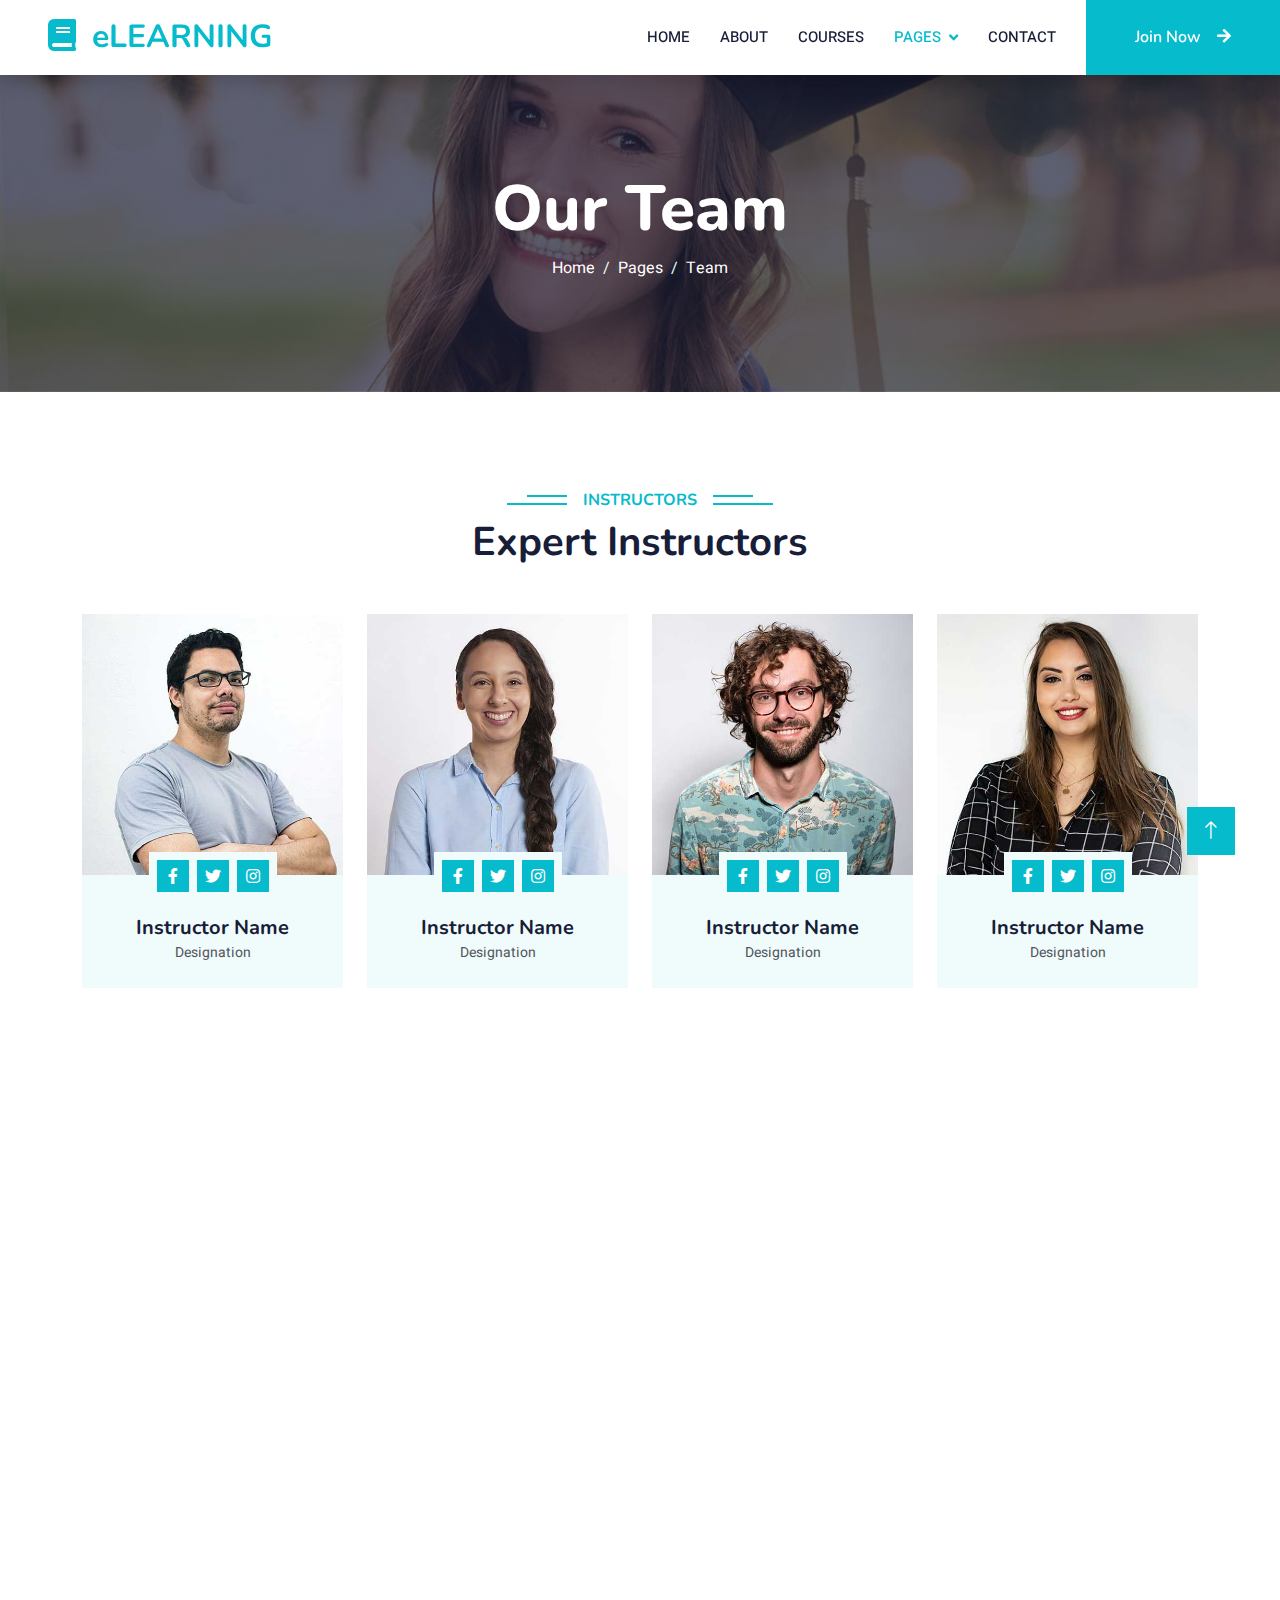
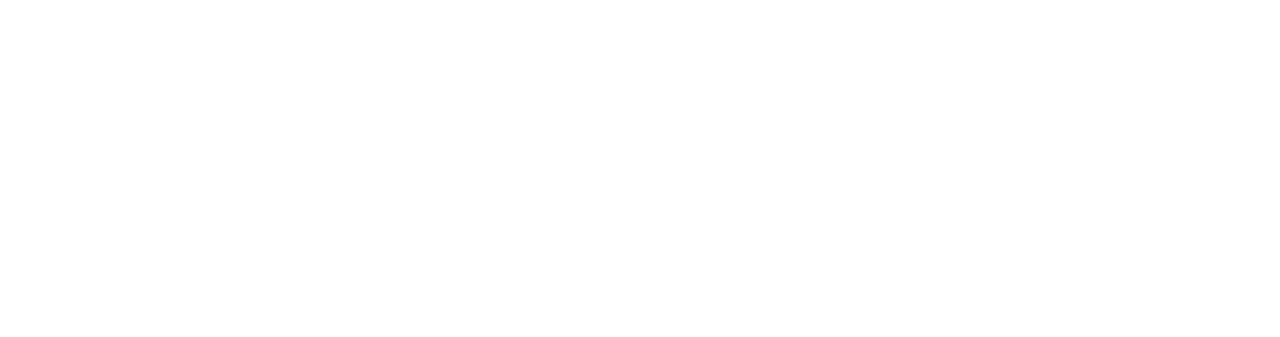
<file: team.html>
<!DOCTYPE html>
<html lang="en">

<head>
    <meta charset="utf-8">
    <title>eLEARNING - eLearning HTML Template</title>
    <meta content="width=device-width, initial-scale=1.0" name="viewport">
    <meta content="" name="keywords">
    <meta content="" name="description">

    <!-- Favicon -->
    <link href="img/favicon.ico" rel="icon">

    <!-- Google Web Fonts -->
    <link rel="preconnect" href="https://fonts.googleapis.com">
    <link rel="preconnect" href="https://fonts.gstatic.com" crossorigin>
    <link href="https://fonts.googleapis.com/css2?family=Heebo:wght@400;500;600&family=Nunito:wght@600;700;800&display=swap" rel="stylesheet">

    <!-- Icon Font Stylesheet -->
    <link href="https://cdnjs.cloudflare.com/ajax/libs/font-awesome/5.10.0/css/all.min.css" rel="stylesheet">
    <link href="https://cdn.jsdelivr.net/npm/bootstrap-icons@1.4.1/font/bootstrap-icons.css" rel="stylesheet">

    <!-- Libraries Stylesheet -->
    <link href="lib/animate/animate.min.css" rel="stylesheet">
    <link href="lib/owlcarousel/assets/owl.carousel.min.css" rel="stylesheet">

    <!-- Customized Bootstrap Stylesheet -->
    <link href="css/bootstrap.min.css" rel="stylesheet">

    <!-- Template Stylesheet -->
    <link href="css/style.css" rel="stylesheet">
</head>

<body>
    <!-- Spinner Start -->
    <div id="spinner" class="show bg-white position-fixed translate-middle w-100 vh-100 top-50 start-50 d-flex align-items-center justify-content-center">
        <div class="spinner-border text-primary" style="width: 3rem; height: 3rem;" role="status">
            <span class="sr-only">Loading...</span>
        </div>
    </div>
    <!-- Spinner End -->


    <!-- Navbar Start -->
    <nav class="navbar navbar-expand-lg bg-white navbar-light shadow sticky-top p-0">
        <a href="index.html" class="navbar-brand d-flex align-items-center px-4 px-lg-5">
            <h2 class="m-0 text-primary"><i class="fa fa-book me-3"></i>eLEARNING</h2>
        </a>
        <button type="button" class="navbar-toggler me-4" data-bs-toggle="collapse" data-bs-target="#navbarCollapse">
            <span class="navbar-toggler-icon"></span>
        </button>
        <div class="collapse navbar-collapse" id="navbarCollapse">
            <div class="navbar-nav ms-auto p-4 p-lg-0">
                <a href="index.html" class="nav-item nav-link">Home</a>
                <a href="about.html" class="nav-item nav-link">About</a>
                <a href="courses.html" class="nav-item nav-link">Courses</a>
                <div class="nav-item dropdown">
                    <a href="#" class="nav-link dropdown-toggle active" data-bs-toggle="dropdown">Pages</a>
                    <div class="dropdown-menu fade-down m-0">
                        <a href="team.html" class="dropdown-item active">Our Team</a>
                        <a href="testimonial.html" class="dropdown-item">Testimonial</a>
                        <a href="404.html" class="dropdown-item">404 Page</a>
                    </div>
                </div>
                <a href="contact.html" class="nav-item nav-link">Contact</a>
            </div>
            <a href="" class="btn btn-primary py-4 px-lg-5 d-none d-lg-block">Join Now<i class="fa fa-arrow-right ms-3"></i></a>
        </div>
    </nav>
    <!-- Navbar End -->


    <!-- Header Start -->
    <div class="container-fluid bg-primary py-5 mb-5 page-header">
        <div class="container py-5">
            <div class="row justify-content-center">
                <div class="col-lg-10 text-center">
                    <h1 class="display-3 text-white animated slideInDown">Our Team</h1>
                    <nav aria-label="breadcrumb">
                        <ol class="breadcrumb justify-content-center">
                            <li class="breadcrumb-item"><a class="text-white" href="#">Home</a></li>
                            <li class="breadcrumb-item"><a class="text-white" href="#">Pages</a></li>
                            <li class="breadcrumb-item text-white active" aria-current="page">Team</li>
                        </ol>
                    </nav>
                </div>
            </div>
        </div>
    </div>
    <!-- Header End -->


    <!-- Team Start -->
    <div class="container-xxl py-5">
        <div class="container">
            <div class="text-center wow fadeInUp" data-wow-delay="0.1s">
                <h6 class="section-title bg-white text-center text-primary px-3">Instructors</h6>
                <h1 class="mb-5">Expert Instructors</h1>
            </div>
            <div class="row g-4">
                <div class="col-lg-3 col-md-6 wow fadeInUp" data-wow-delay="0.1s">
                    <div class="team-item bg-light">
                        <div class="overflow-hidden">
                            <img class="img-fluid" src="img/team-1.jpg" alt="">
                        </div>
                        <div class="position-relative d-flex justify-content-center" style="margin-top: -23px;">
                            <div class="bg-light d-flex justify-content-center pt-2 px-1">
                                <a class="btn btn-sm-square btn-primary mx-1" href=""><i class="fab fa-facebook-f"></i></a>
                                <a class="btn btn-sm-square btn-primary mx-1" href=""><i class="fab fa-twitter"></i></a>
                                <a class="btn btn-sm-square btn-primary mx-1" href=""><i class="fab fa-instagram"></i></a>
                            </div>
                        </div>
                        <div class="text-center p-4">
                            <h5 class="mb-0">Instructor Name</h5>
                            <small>Designation</small>
                        </div>
                    </div>
                </div>
                <div class="col-lg-3 col-md-6 wow fadeInUp" data-wow-delay="0.3s">
                    <div class="team-item bg-light">
                        <div class="overflow-hidden">
                            <img class="img-fluid" src="img/team-2.jpg" alt="">
                        </div>
                        <div class="position-relative d-flex justify-content-center" style="margin-top: -23px;">
                            <div class="bg-light d-flex justify-content-center pt-2 px-1">
                                <a class="btn btn-sm-square btn-primary mx-1" href=""><i class="fab fa-facebook-f"></i></a>
                                <a class="btn btn-sm-square btn-primary mx-1" href=""><i class="fab fa-twitter"></i></a>
                                <a class="btn btn-sm-square btn-primary mx-1" href=""><i class="fab fa-instagram"></i></a>
                            </div>
                        </div>
                        <div class="text-center p-4">
                            <h5 class="mb-0">Instructor Name</h5>
                            <small>Designation</small>
                        </div>
                    </div>
                </div>
                <div class="col-lg-3 col-md-6 wow fadeInUp" data-wow-delay="0.5s">
                    <div class="team-item bg-light">
                        <div class="overflow-hidden">
                            <img class="img-fluid" src="img/team-3.jpg" alt="">
                        </div>
                        <div class="position-relative d-flex justify-content-center" style="margin-top: -23px;">
                            <div class="bg-light d-flex justify-content-center pt-2 px-1">
                                <a class="btn btn-sm-square btn-primary mx-1" href=""><i class="fab fa-facebook-f"></i></a>
                                <a class="btn btn-sm-square btn-primary mx-1" href=""><i class="fab fa-twitter"></i></a>
                                <a class="btn btn-sm-square btn-primary mx-1" href=""><i class="fab fa-instagram"></i></a>
                            </div>
                        </div>
                        <div class="text-center p-4">
                            <h5 class="mb-0">Instructor Name</h5>
                            <small>Designation</small>
                        </div>
                    </div>
                </div>
                <div class="col-lg-3 col-md-6 wow fadeInUp" data-wow-delay="0.7s">
                    <div class="team-item bg-light">
                        <div class="overflow-hidden">
                            <img class="img-fluid" src="img/team-4.jpg" alt="">
                        </div>
                        <div class="position-relative d-flex justify-content-center" style="margin-top: -23px;">
                            <div class="bg-light d-flex justify-content-center pt-2 px-1">
                                <a class="btn btn-sm-square btn-primary mx-1" href=""><i class="fab fa-facebook-f"></i></a>
                                <a class="btn btn-sm-square btn-primary mx-1" href=""><i class="fab fa-twitter"></i></a>
                                <a class="btn btn-sm-square btn-primary mx-1" href=""><i class="fab fa-instagram"></i></a>
                            </div>
                        </div>
                        <div class="text-center p-4">
                            <h5 class="mb-0">Instructor Name</h5>
                            <small>Designation</small>
                        </div>
                    </div>
                </div>
                <div class="col-lg-3 col-md-6 wow fadeInUp" data-wow-delay="0.1s">
                    <div class="team-item bg-light">
                        <div class="overflow-hidden">
                            <img class="img-fluid" src="img/team-2.jpg" alt="">
                        </div>
                        <div class="position-relative d-flex justify-content-center" style="margin-top: -23px;">
                            <div class="bg-light d-flex justify-content-center pt-2 px-1">
                                <a class="btn btn-sm-square btn-primary mx-1" href=""><i class="fab fa-facebook-f"></i></a>
                                <a class="btn btn-sm-square btn-primary mx-1" href=""><i class="fab fa-twitter"></i></a>
                                <a class="btn btn-sm-square btn-primary mx-1" href=""><i class="fab fa-instagram"></i></a>
                            </div>
                        </div>
                        <div class="text-center p-4">
                            <h5 class="mb-0">Instructor Name</h5>
                            <small>Designation</small>
                        </div>
                    </div>
                </div>
                <div class="col-lg-3 col-md-6 wow fadeInUp" data-wow-delay="0.3s">
                    <div class="team-item bg-light">
                        <div class="overflow-hidden">
                            <img class="img-fluid" src="img/team-3.jpg" alt="">
                        </div>
                        <div class="position-relative d-flex justify-content-center" style="margin-top: -23px;">
                            <div class="bg-light d-flex justify-content-center pt-2 px-1">
                                <a class="btn btn-sm-square btn-primary mx-1" href=""><i class="fab fa-facebook-f"></i></a>
                                <a class="btn btn-sm-square btn-primary mx-1" href=""><i class="fab fa-twitter"></i></a>
                                <a class="btn btn-sm-square btn-primary mx-1" href=""><i class="fab fa-instagram"></i></a>
                            </div>
                        </div>
                        <div class="text-center p-4">
                            <h5 class="mb-0">Instructor Name</h5>
                            <small>Designation</small>
                        </div>
                    </div>
                </div>
                <div class="col-lg-3 col-md-6 wow fadeInUp" data-wow-delay="0.5s">
                    <div class="team-item bg-light">
                        <div class="overflow-hidden">
                            <img class="img-fluid" src="img/team-4.jpg" alt="">
                        </div>
                        <div class="position-relative d-flex justify-content-center" style="margin-top: -23px;">
                            <div class="bg-light d-flex justify-content-center pt-2 px-1">
                                <a class="btn btn-sm-square btn-primary mx-1" href=""><i class="fab fa-facebook-f"></i></a>
                                <a class="btn btn-sm-square btn-primary mx-1" href=""><i class="fab fa-twitter"></i></a>
                                <a class="btn btn-sm-square btn-primary mx-1" href=""><i class="fab fa-instagram"></i></a>
                            </div>
                        </div>
                        <div class="text-center p-4">
                            <h5 class="mb-0">Instructor Name</h5>
                            <small>Designation</small>
                        </div>
                    </div>
                </div>
                <div class="col-lg-3 col-md-6 wow fadeInUp" data-wow-delay="0.7s">
                    <div class="team-item bg-light">
                        <div class="overflow-hidden">
                            <img class="img-fluid" src="img/team-1.jpg" alt="">
                        </div>
                        <div class="position-relative d-flex justify-content-center" style="margin-top: -23px;">
                            <div class="bg-light d-flex justify-content-center pt-2 px-1">
                                <a class="btn btn-sm-square btn-primary mx-1" href=""><i class="fab fa-facebook-f"></i></a>
                                <a class="btn btn-sm-square btn-primary mx-1" href=""><i class="fab fa-twitter"></i></a>
                                <a class="btn btn-sm-square btn-primary mx-1" href=""><i class="fab fa-instagram"></i></a>
                            </div>
                        </div>
                        <div class="text-center p-4">
                            <h5 class="mb-0">Instructor Name</h5>
                            <small>Designation</small>
                        </div>
                    </div>
                </div>
            </div>
        </div>
    </div>
    <!-- Team End -->
        

    <!-- Footer Start -->
    <div class="container-fluid bg-dark text-light footer pt-5 mt-5 wow fadeIn" data-wow-delay="0.1s">
        <div class="container py-5">
            <div class="row g-5">
                <div class="col-lg-3 col-md-6">
                    <h4 class="text-white mb-3">Quick Link</h4>
                    <a class="btn btn-link" href="">About Us</a>
                    <a class="btn btn-link" href="">Contact Us</a>
                    <a class="btn btn-link" href="">Privacy Policy</a>
                    <a class="btn btn-link" href="">Terms & Condition</a>
                    <a class="btn btn-link" href="">FAQs & Help</a>
                </div>
                <div class="col-lg-3 col-md-6">
                    <h4 class="text-white mb-3">Contact</h4>
                    <p class="mb-2"><i class="fa fa-map-marker-alt me-3"></i>123 Street, New York, USA</p>
                    <p class="mb-2"><i class="fa fa-phone-alt me-3"></i>+012 345 67890</p>
                    <p class="mb-2"><i class="fa fa-envelope me-3"></i>info@example.com</p>
                    <div class="d-flex pt-2">
                        <a class="btn btn-outline-light btn-social" href=""><i class="fab fa-twitter"></i></a>
                        <a class="btn btn-outline-light btn-social" href=""><i class="fab fa-facebook-f"></i></a>
                        <a class="btn btn-outline-light btn-social" href=""><i class="fab fa-youtube"></i></a>
                        <a class="btn btn-outline-light btn-social" href=""><i class="fab fa-linkedin-in"></i></a>
                    </div>
                </div>
                <div class="col-lg-3 col-md-6">
                    <h4 class="text-white mb-3">Gallery</h4>
                    <div class="row g-2 pt-2">
                        <div class="col-4">
                            <img class="img-fluid bg-light p-1" src="img/course-1.jpg" alt="">
                        </div>
                        <div class="col-4">
                            <img class="img-fluid bg-light p-1" src="img/course-2.jpg" alt="">
                        </div>
                        <div class="col-4">
                            <img class="img-fluid bg-light p-1" src="img/course-3.jpg" alt="">
                        </div>
                        <div class="col-4">
                            <img class="img-fluid bg-light p-1" src="img/course-2.jpg" alt="">
                        </div>
                        <div class="col-4">
                            <img class="img-fluid bg-light p-1" src="img/course-3.jpg" alt="">
                        </div>
                        <div class="col-4">
                            <img class="img-fluid bg-light p-1" src="img/course-1.jpg" alt="">
                        </div>
                    </div>
                </div>
                <div class="col-lg-3 col-md-6">
                    <h4 class="text-white mb-3">Newsletter</h4>
                    <p>Dolor amet sit justo amet elitr clita ipsum elitr est.</p>
                    <div class="position-relative mx-auto" style="max-width: 400px;">
                        <input class="form-control border-0 w-100 py-3 ps-4 pe-5" type="text" placeholder="Your email">
                        <button type="button" class="btn btn-primary py-2 position-absolute top-0 end-0 mt-2 me-2">SignUp</button>
                    </div>
                </div>
            </div>
        </div>
        <div class="container">
            <div class="copyright">
                <div class="row">
                    <div class="col-md-6 text-center text-md-start mb-3 mb-md-0">
                        &copy; <a class="border-bottom" href="#">Your Site Name</a>, All Right Reserved.

                        <!--/*** This template is free as long as you keep the footer author’s credit link/attribution link/backlink. If you'd like to use the template without the footer author’s credit link/attribution link/backlink, you can purchase the Credit Removal License from "https://htmlcodex.com/credit-removal". Thank you for your support. ***/-->
                        Designed By <a class="border-bottom" href="https://htmlcodex.com">HTML Codex</a><br><br>
                        Distributed By <a class="border-bottom" href="https://themewagon.com">ThemeWagon</a>
                    </div>
                    <div class="col-md-6 text-center text-md-end">
                        <div class="footer-menu">
                            <a href="">Home</a>
                            <a href="">Cookies</a>
                            <a href="">Help</a>
                            <a href="">FQAs</a>
                        </div>
                    </div>
                </div>
            </div>
        </div>
    </div>
    <!-- Footer End -->


    <!-- Back to Top -->
    <a href="#" class="btn btn-lg btn-primary btn-lg-square back-to-top"><i class="bi bi-arrow-up"></i></a>


    <!-- JavaScript Libraries -->
    <script src="https://code.jquery.com/jquery-3.4.1.min.js"></script>
    <script src="https://cdn.jsdelivr.net/npm/bootstrap@5.0.0/dist/js/bootstrap.bundle.min.js"></script>
    <script src="lib/wow/wow.min.js"></script>
    <script src="lib/easing/easing.min.js"></script>
    <script src="lib/waypoints/waypoints.min.js"></script>
    <script src="lib/owlcarousel/owl.carousel.min.js"></script>

    <!-- Template Javascript -->
    <script src="js/main.js"></script>
</body>

</html>
</file>
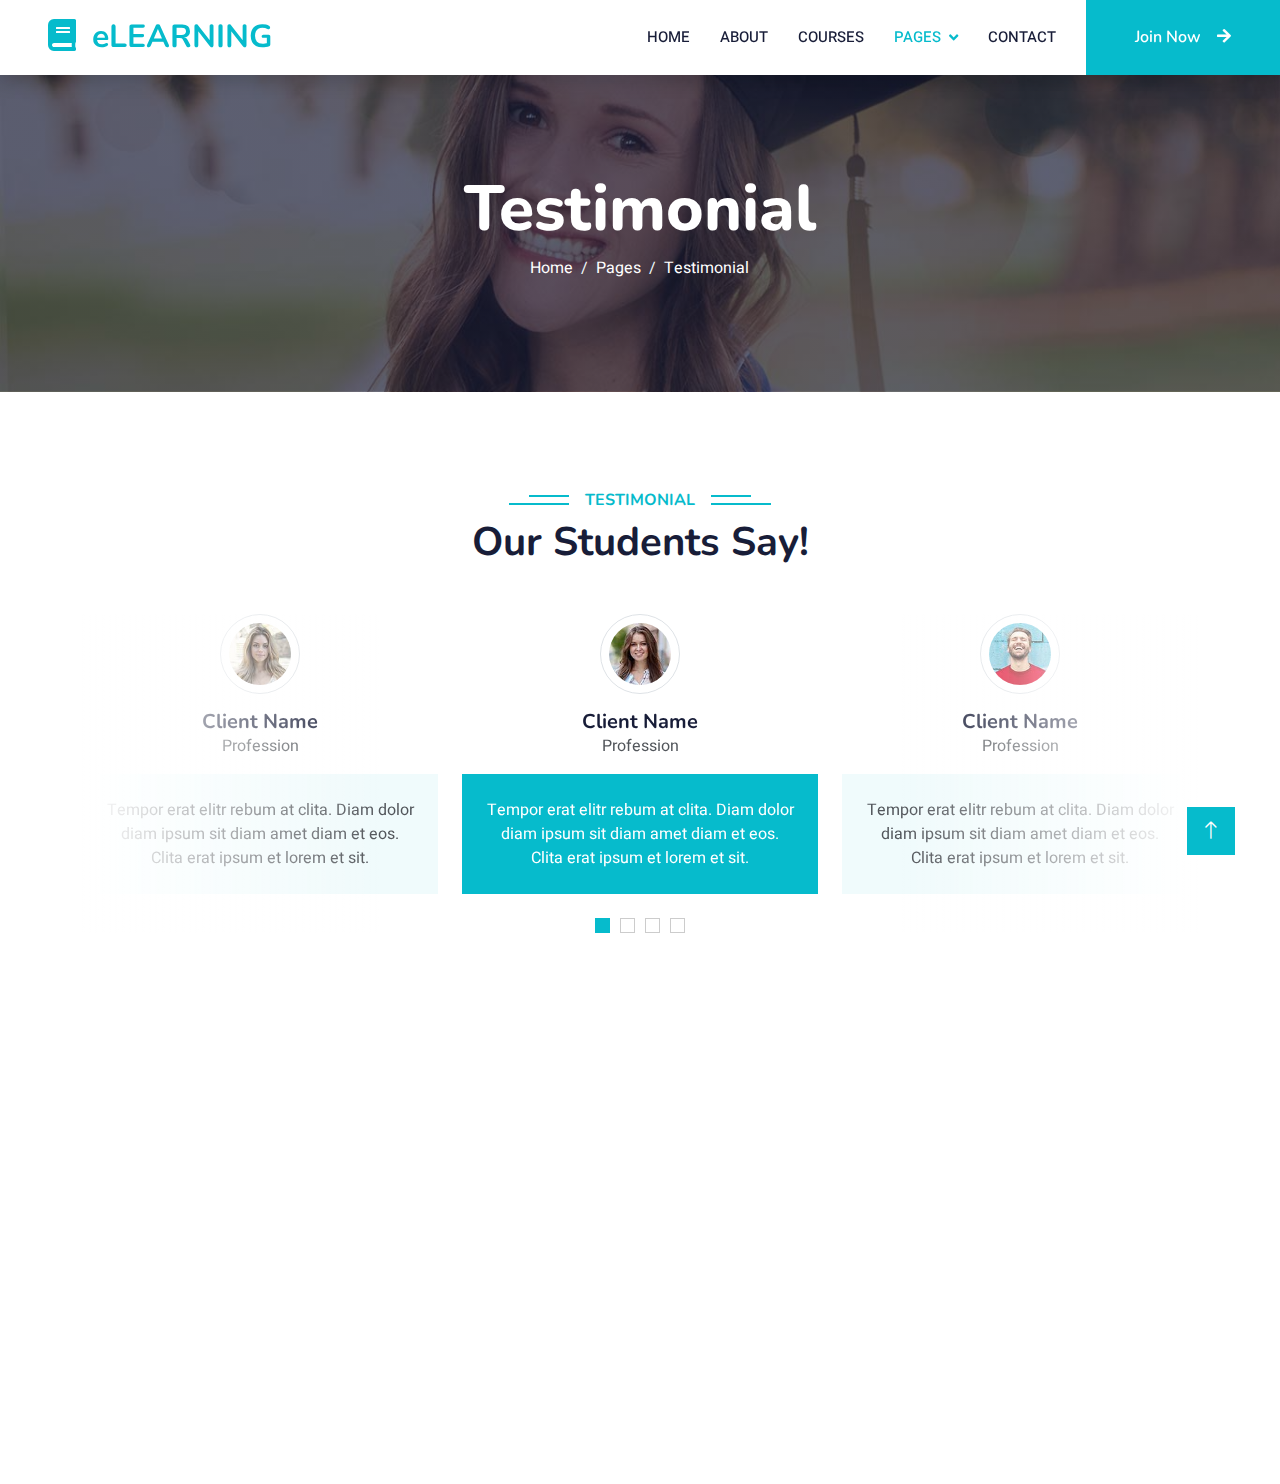
<file: testimonial.html>
<!DOCTYPE html>
<html lang="en">

<head>
    <meta charset="utf-8">
    <title>eLEARNING - eLearning HTML Template</title>
    <meta content="width=device-width, initial-scale=1.0" name="viewport">
    <meta content="" name="keywords">
    <meta content="" name="description">

    <!-- Favicon -->
    <link href="img/favicon.ico" rel="icon">

    <!-- Google Web Fonts -->
    <link rel="preconnect" href="https://fonts.googleapis.com">
    <link rel="preconnect" href="https://fonts.gstatic.com" crossorigin>
    <link href="https://fonts.googleapis.com/css2?family=Heebo:wght@400;500;600&family=Nunito:wght@600;700;800&display=swap" rel="stylesheet">

    <!-- Icon Font Stylesheet -->
    <link href="https://cdnjs.cloudflare.com/ajax/libs/font-awesome/5.10.0/css/all.min.css" rel="stylesheet">
    <link href="https://cdn.jsdelivr.net/npm/bootstrap-icons@1.4.1/font/bootstrap-icons.css" rel="stylesheet">

    <!-- Libraries Stylesheet -->
    <link href="lib/animate/animate.min.css" rel="stylesheet">
    <link href="lib/owlcarousel/assets/owl.carousel.min.css" rel="stylesheet">

    <!-- Customized Bootstrap Stylesheet -->
    <link href="css/bootstrap.min.css" rel="stylesheet">

    <!-- Template Stylesheet -->
    <link href="css/style.css" rel="stylesheet">
</head>

<body>
    <!-- Spinner Start -->
    <div id="spinner" class="show bg-white position-fixed translate-middle w-100 vh-100 top-50 start-50 d-flex align-items-center justify-content-center">
        <div class="spinner-border text-primary" style="width: 3rem; height: 3rem;" role="status">
            <span class="sr-only">Loading...</span>
        </div>
    </div>
    <!-- Spinner End -->


    <!-- Navbar Start -->
    <nav class="navbar navbar-expand-lg bg-white navbar-light shadow sticky-top p-0">
        <a href="index.html" class="navbar-brand d-flex align-items-center px-4 px-lg-5">
            <h2 class="m-0 text-primary"><i class="fa fa-book me-3"></i>eLEARNING</h2>
        </a>
        <button type="button" class="navbar-toggler me-4" data-bs-toggle="collapse" data-bs-target="#navbarCollapse">
            <span class="navbar-toggler-icon"></span>
        </button>
        <div class="collapse navbar-collapse" id="navbarCollapse">
            <div class="navbar-nav ms-auto p-4 p-lg-0">
                <a href="index.html" class="nav-item nav-link">Home</a>
                <a href="about.html" class="nav-item nav-link">About</a>
                <a href="courses.html" class="nav-item nav-link">Courses</a>
                <div class="nav-item dropdown">
                    <a href="#" class="nav-link dropdown-toggle active" data-bs-toggle="dropdown">Pages</a>
                    <div class="dropdown-menu fade-down m-0">
                        <a href="team.html" class="dropdown-item">Our Team</a>
                        <a href="testimonial.html" class="dropdown-item active">Testimonial</a>
                        <a href="404.html" class="dropdown-item">404 Page</a>
                    </div>
                </div>
                <a href="contact.html" class="nav-item nav-link">Contact</a>
            </div>
            <a href="" class="btn btn-primary py-4 px-lg-5 d-none d-lg-block">Join Now<i class="fa fa-arrow-right ms-3"></i></a>
        </div>
    </nav>
    <!-- Navbar End -->


    <!-- Header Start -->
    <div class="container-fluid bg-primary py-5 mb-5 page-header">
        <div class="container py-5">
            <div class="row justify-content-center">
                <div class="col-lg-10 text-center">
                    <h1 class="display-3 text-white animated slideInDown">Testimonial</h1>
                    <nav aria-label="breadcrumb">
                        <ol class="breadcrumb justify-content-center">
                            <li class="breadcrumb-item"><a class="text-white" href="#">Home</a></li>
                            <li class="breadcrumb-item"><a class="text-white" href="#">Pages</a></li>
                            <li class="breadcrumb-item text-white active" aria-current="page">Testimonial</li>
                        </ol>
                    </nav>
                </div>
            </div>
        </div>
    </div>
    <!-- Header End -->


    <!-- Testimonial Start -->
    <div class="container-xxl py-5 wow fadeInUp" data-wow-delay="0.1s">
        <div class="container">
            <div class="text-center">
                <h6 class="section-title bg-white text-center text-primary px-3">Testimonial</h6>
                <h1 class="mb-5">Our Students Say!</h1>
            </div>
            <div class="owl-carousel testimonial-carousel position-relative">
                <div class="testimonial-item text-center">
                    <img class="border rounded-circle p-2 mx-auto mb-3" src="img/testimonial-1.jpg" style="width: 80px; height: 80px;">
                    <h5 class="mb-0">Client Name</h5>
                    <p>Profession</p>
                    <div class="testimonial-text bg-light text-center p-4">
                    <p class="mb-0">Tempor erat elitr rebum at clita. Diam dolor diam ipsum sit diam amet diam et eos. Clita erat ipsum et lorem et sit.</p>
                    </div>
                </div>
                <div class="testimonial-item text-center">
                    <img class="border rounded-circle p-2 mx-auto mb-3" src="img/testimonial-2.jpg" style="width: 80px; height: 80px;">
                    <h5 class="mb-0">Client Name</h5>
                    <p>Profession</p>
                    <div class="testimonial-text bg-light text-center p-4">
                    <p class="mb-0">Tempor erat elitr rebum at clita. Diam dolor diam ipsum sit diam amet diam et eos. Clita erat ipsum et lorem et sit.</p>
                    </div>
                </div>
                <div class="testimonial-item text-center">
                    <img class="border rounded-circle p-2 mx-auto mb-3" src="img/testimonial-3.jpg" style="width: 80px; height: 80px;">
                    <h5 class="mb-0">Client Name</h5>
                    <p>Profession</p>
                    <div class="testimonial-text bg-light text-center p-4">
                    <p class="mb-0">Tempor erat elitr rebum at clita. Diam dolor diam ipsum sit diam amet diam et eos. Clita erat ipsum et lorem et sit.</p>
                    </div>
                </div>
                <div class="testimonial-item text-center">
                    <img class="border rounded-circle p-2 mx-auto mb-3" src="img/testimonial-4.jpg" style="width: 80px; height: 80px;">
                    <h5 class="mb-0">Client Name</h5>
                    <p>Profession</p>
                    <div class="testimonial-text bg-light text-center p-4">
                    <p class="mb-0">Tempor erat elitr rebum at clita. Diam dolor diam ipsum sit diam amet diam et eos. Clita erat ipsum et lorem et sit.</p>
                    </div>
                </div>
            </div>
        </div>
    </div>
    <!-- Testimonial End -->
        

    <!-- Footer Start -->
    <div class="container-fluid bg-dark text-light footer pt-5 mt-5 wow fadeIn" data-wow-delay="0.1s">
        <div class="container py-5">
            <div class="row g-5">
                <div class="col-lg-3 col-md-6">
                    <h4 class="text-white mb-3">Quick Link</h4>
                    <a class="btn btn-link" href="">About Us</a>
                    <a class="btn btn-link" href="">Contact Us</a>
                    <a class="btn btn-link" href="">Privacy Policy</a>
                    <a class="btn btn-link" href="">Terms & Condition</a>
                    <a class="btn btn-link" href="">FAQs & Help</a>
                </div>
                <div class="col-lg-3 col-md-6">
                    <h4 class="text-white mb-3">Contact</h4>
                    <p class="mb-2"><i class="fa fa-map-marker-alt me-3"></i>123 Street, New York, USA</p>
                    <p class="mb-2"><i class="fa fa-phone-alt me-3"></i>+012 345 67890</p>
                    <p class="mb-2"><i class="fa fa-envelope me-3"></i>info@example.com</p>
                    <div class="d-flex pt-2">
                        <a class="btn btn-outline-light btn-social" href=""><i class="fab fa-twitter"></i></a>
                        <a class="btn btn-outline-light btn-social" href=""><i class="fab fa-facebook-f"></i></a>
                        <a class="btn btn-outline-light btn-social" href=""><i class="fab fa-youtube"></i></a>
                        <a class="btn btn-outline-light btn-social" href=""><i class="fab fa-linkedin-in"></i></a>
                    </div>
                </div>
                <div class="col-lg-3 col-md-6">
                    <h4 class="text-white mb-3">Gallery</h4>
                    <div class="row g-2 pt-2">
                        <div class="col-4">
                            <img class="img-fluid bg-light p-1" src="img/course-1.jpg" alt="">
                        </div>
                        <div class="col-4">
                            <img class="img-fluid bg-light p-1" src="img/course-2.jpg" alt="">
                        </div>
                        <div class="col-4">
                            <img class="img-fluid bg-light p-1" src="img/course-3.jpg" alt="">
                        </div>
                        <div class="col-4">
                            <img class="img-fluid bg-light p-1" src="img/course-2.jpg" alt="">
                        </div>
                        <div class="col-4">
                            <img class="img-fluid bg-light p-1" src="img/course-3.jpg" alt="">
                        </div>
                        <div class="col-4">
                            <img class="img-fluid bg-light p-1" src="img/course-1.jpg" alt="">
                        </div>
                    </div>
                </div>
                <div class="col-lg-3 col-md-6">
                    <h4 class="text-white mb-3">Newsletter</h4>
                    <p>Dolor amet sit justo amet elitr clita ipsum elitr est.</p>
                    <div class="position-relative mx-auto" style="max-width: 400px;">
                        <input class="form-control border-0 w-100 py-3 ps-4 pe-5" type="text" placeholder="Your email">
                        <button type="button" class="btn btn-primary py-2 position-absolute top-0 end-0 mt-2 me-2">SignUp</button>
                    </div>
                </div>
            </div>
        </div>
        <div class="container">
            <div class="copyright">
                <div class="row">
                    <div class="col-md-6 text-center text-md-start mb-3 mb-md-0">
                        &copy; <a class="border-bottom" href="#">Your Site Name</a>, All Right Reserved.

                        <!--/*** This template is free as long as you keep the footer author’s credit link/attribution link/backlink. If you'd like to use the template without the footer author’s credit link/attribution link/backlink, you can purchase the Credit Removal License from "https://htmlcodex.com/credit-removal". Thank you for your support. ***/-->
                        Designed By <a class="border-bottom" href="https://htmlcodex.com">HTML Codex</a><br><br>
                        Distributed By <a class="border-bottom" href="https://themewagon.com">ThemeWagon</a>
                    </div>
                    <div class="col-md-6 text-center text-md-end">
                        <div class="footer-menu">
                            <a href="">Home</a>
                            <a href="">Cookies</a>
                            <a href="">Help</a>
                            <a href="">FQAs</a>
                        </div>
                    </div>
                </div>
            </div>
        </div>
    </div>
    <!-- Footer End -->


    <!-- Back to Top -->
    <a href="#" class="btn btn-lg btn-primary btn-lg-square back-to-top"><i class="bi bi-arrow-up"></i></a>


    <!-- JavaScript Libraries -->
    <script src="https://code.jquery.com/jquery-3.4.1.min.js"></script>
    <script src="https://cdn.jsdelivr.net/npm/bootstrap@5.0.0/dist/js/bootstrap.bundle.min.js"></script>
    <script src="lib/wow/wow.min.js"></script>
    <script src="lib/easing/easing.min.js"></script>
    <script src="lib/waypoints/waypoints.min.js"></script>
    <script src="lib/owlcarousel/owl.carousel.min.js"></script>

    <!-- Template Javascript -->
    <script src="js/main.js"></script>
</body>

</html>
</file>
<file: css/style.css>
/********** Template CSS **********/
:root {
    --primary: #06BBCC;
    --light: #F0FBFC;
    --dark: #181d38;
}

.fw-medium {
    font-weight: 600 !important;
}

.fw-semi-bold {
    font-weight: 700 !important;
}

.back-to-top {
    position: fixed;
    display: none;
    right: 45px;
    bottom: 45px;
    z-index: 99;
}


/*** Spinner ***/
#spinner {
    opacity: 0;
    visibility: hidden;
    transition: opacity .5s ease-out, visibility 0s linear .5s;
    z-index: 99999;
}

#spinner.show {
    transition: opacity .5s ease-out, visibility 0s linear 0s;
    visibility: visible;
    opacity: 1;
}


/*** Button ***/
.btn {
    font-family: 'Nunito', sans-serif;
    font-weight: 600;
    transition: .5s;
}

.btn.btn-primary,
.btn.btn-secondary {
    color: #FFFFFF;
}

.btn-square {
    width: 38px;
    height: 38px;
}

.btn-sm-square {
    width: 32px;
    height: 32px;
}

.btn-lg-square {
    width: 48px;
    height: 48px;
}

.btn-square,
.btn-sm-square,
.btn-lg-square {
    padding: 0;
    display: flex;
    align-items: center;
    justify-content: center;
    font-weight: normal;
    border-radius: 0px;
}


/*** Navbar ***/
.navbar .dropdown-toggle::after {
    border: none;
    content: "\f107";
    font-family: "Font Awesome 5 Free";
    font-weight: 900;
    vertical-align: middle;
    margin-left: 8px;
}

.navbar-light .navbar-nav .nav-link {
    margin-right: 30px;
    padding: 25px 0;
    color: #ffffff;
    font-size: 15px;
    text-transform: uppercase;
    outline: none;
}

.navbar-light .navbar-nav .nav-link:hover,
.navbar-light .navbar-nav .nav-link.active {
    color: var(--primary);
}

@media (max-width: 991.98px) {
    .navbar-light .navbar-nav .nav-link  {
        margin-right: 0;
        padding: 10px 0;
    }

    .navbar-light .navbar-nav {
        border-top: 1px solid #EEEEEE;
    }
}

.navbar-light .navbar-brand,
.navbar-light a.btn {
    height: 75px;
}

.navbar-light .navbar-nav .nav-link {
    color: var(--dark);
    font-weight: 500;
}

.navbar-light.sticky-top {
    top: -100px;
    transition: .5s;
}

@media (min-width: 992px) {
    .navbar .nav-item .dropdown-menu {
        display: block;
        margin-top: 0;
        opacity: 0;
        visibility: hidden;
        transition: .5s;
    }

    .navbar .dropdown-menu.fade-down {
        top: 100%;
        transform: rotateX(-75deg);
        transform-origin: 0% 0%;
    }

    .navbar .nav-item:hover .dropdown-menu {
        top: 100%;
        transform: rotateX(0deg);
        visibility: visible;
        transition: .5s;
        opacity: 1;
    }
}


/*** Header carousel ***/
@media (max-width: 768px) {
    .header-carousel .owl-carousel-item {
        position: relative;
        min-height: 500px;
    }
    
    .header-carousel .owl-carousel-item img {
        position: absolute;
        width: 100%;
        height: 100%;
        object-fit: cover;
    }
}

.header-carousel .owl-nav {
    position: absolute;
    top: 50%;
    right: 8%;
    transform: translateY(-50%);
    display: flex;
    flex-direction: column;
}

.header-carousel .owl-nav .owl-prev,
.header-carousel .owl-nav .owl-next {
    margin: 7px 0;
    width: 45px;
    height: 45px;
    display: flex;
    align-items: center;
    justify-content: center;
    color: #FFFFFF;
    background: transparent;
    border: 1px solid #FFFFFF;
    font-size: 22px;
    transition: .5s;
}

.header-carousel .owl-nav .owl-prev:hover,
.header-carousel .owl-nav .owl-next:hover {
    background: var(--primary);
    border-color: var(--primary);
}

.page-header {
    background: linear-gradient(rgba(24, 29, 56, .7), rgba(24, 29, 56, .7)), url(../img/carousel-1.jpg);
    background-position: center center;
    background-repeat: no-repeat;
    background-size: cover;
}

.page-header-inner {
    background: rgba(15, 23, 43, .7);
}

.breadcrumb-item + .breadcrumb-item::before {
    color: var(--light);
}


/*** Section Title ***/
.section-title {
    position: relative;
    display: inline-block;
    text-transform: uppercase;
}

.section-title::before {
    position: absolute;
    content: "";
    width: calc(100% + 80px);
    height: 2px;
    top: 4px;
    left: -40px;
    background: var(--primary);
    z-index: -1;
}

.section-title::after {
    position: absolute;
    content: "";
    width: calc(100% + 120px);
    height: 2px;
    bottom: 5px;
    left: -60px;
    background: var(--primary);
    z-index: -1;
}

.section-title.text-start::before {
    width: calc(100% + 40px);
    left: 0;
}

.section-title.text-start::after {
    width: calc(100% + 60px);
    left: 0;
}


/*** Service ***/
.service-item {
    background: var(--light);
    transition: .5s;
}

.service-item:hover {
    margin-top: -10px;
    background: var(--primary);
}

.service-item * {
    transition: .5s;
}

.service-item:hover * {
    color: var(--light) !important;
}


/*** Categories & Courses ***/
.category img,
.course-item img {
    transition: .5s;
}

.category a:hover img,
.course-item:hover img {
    transform: scale(1.1);
}


/*** Team ***/
.team-item img {
    transition: .5s;
}

.team-item:hover img {
    transform: scale(1.1);
}


/*** Testimonial ***/
.testimonial-carousel::before {
    position: absolute;
    content: "";
    top: 0;
    left: 0;
    height: 100%;
    width: 0;
    background: linear-gradient(to right, rgba(255, 255, 255, 1) 0%, rgba(255, 255, 255, 0) 100%);
    z-index: 1;
}

.testimonial-carousel::after {
    position: absolute;
    content: "";
    top: 0;
    right: 0;
    height: 100%;
    width: 0;
    background: linear-gradient(to left, rgba(255, 255, 255, 1) 0%, rgba(255, 255, 255, 0) 100%);
    z-index: 1;
}

@media (min-width: 768px) {
    .testimonial-carousel::before,
    .testimonial-carousel::after {
        width: 200px;
    }
}

@media (min-width: 992px) {
    .testimonial-carousel::before,
    .testimonial-carousel::after {
        width: 300px;
    }
}

.testimonial-carousel .owl-item .testimonial-text,
.testimonial-carousel .owl-item.center .testimonial-text * {
    transition: .5s;
}

.testimonial-carousel .owl-item.center .testimonial-text {
    background: var(--primary) !important;
}

.testimonial-carousel .owl-item.center .testimonial-text * {
    color: #FFFFFF !important;
}

.testimonial-carousel .owl-dots {
    margin-top: 24px;
    display: flex;
    align-items: flex-end;
    justify-content: center;
}

.testimonial-carousel .owl-dot {
    position: relative;
    display: inline-block;
    margin: 0 5px;
    width: 15px;
    height: 15px;
    border: 1px solid #CCCCCC;
    transition: .5s;
}

.testimonial-carousel .owl-dot.active {
    background: var(--primary);
    border-color: var(--primary);
}


/*** Footer ***/
.footer .btn.btn-social {
    margin-right: 5px;
    width: 35px;
    height: 35px;
    display: flex;
    align-items: center;
    justify-content: center;
    color: var(--light);
    font-weight: normal;
    border: 1px solid #FFFFFF;
    border-radius: 35px;
    transition: .3s;
}

.footer .btn.btn-social:hover {
    color: var(--primary);
}

.footer .btn.btn-link {
    display: block;
    margin-bottom: 5px;
    padding: 0;
    text-align: left;
    color: #FFFFFF;
    font-size: 15px;
    font-weight: normal;
    text-transform: capitalize;
    transition: .3s;
}

.footer .btn.btn-link::before {
    position: relative;
    content: "\f105";
    font-family: "Font Awesome 5 Free";
    font-weight: 900;
    margin-right: 10px;
}

.footer .btn.btn-link:hover {
    letter-spacing: 1px;
    box-shadow: none;
}

.footer .copyright {
    padding: 25px 0;
    font-size: 15px;
    border-top: 1px solid rgba(256, 256, 256, .1);
}

.footer .copyright a {
    color: var(--light);
}

.footer .footer-menu a {
    margin-right: 15px;
    padding-right: 15px;
    border-right: 1px solid rgba(255, 255, 255, .1);
}

.footer .footer-menu a:last-child {
    margin-right: 0;
    padding-right: 0;
    border-right: none;
}
</file>
